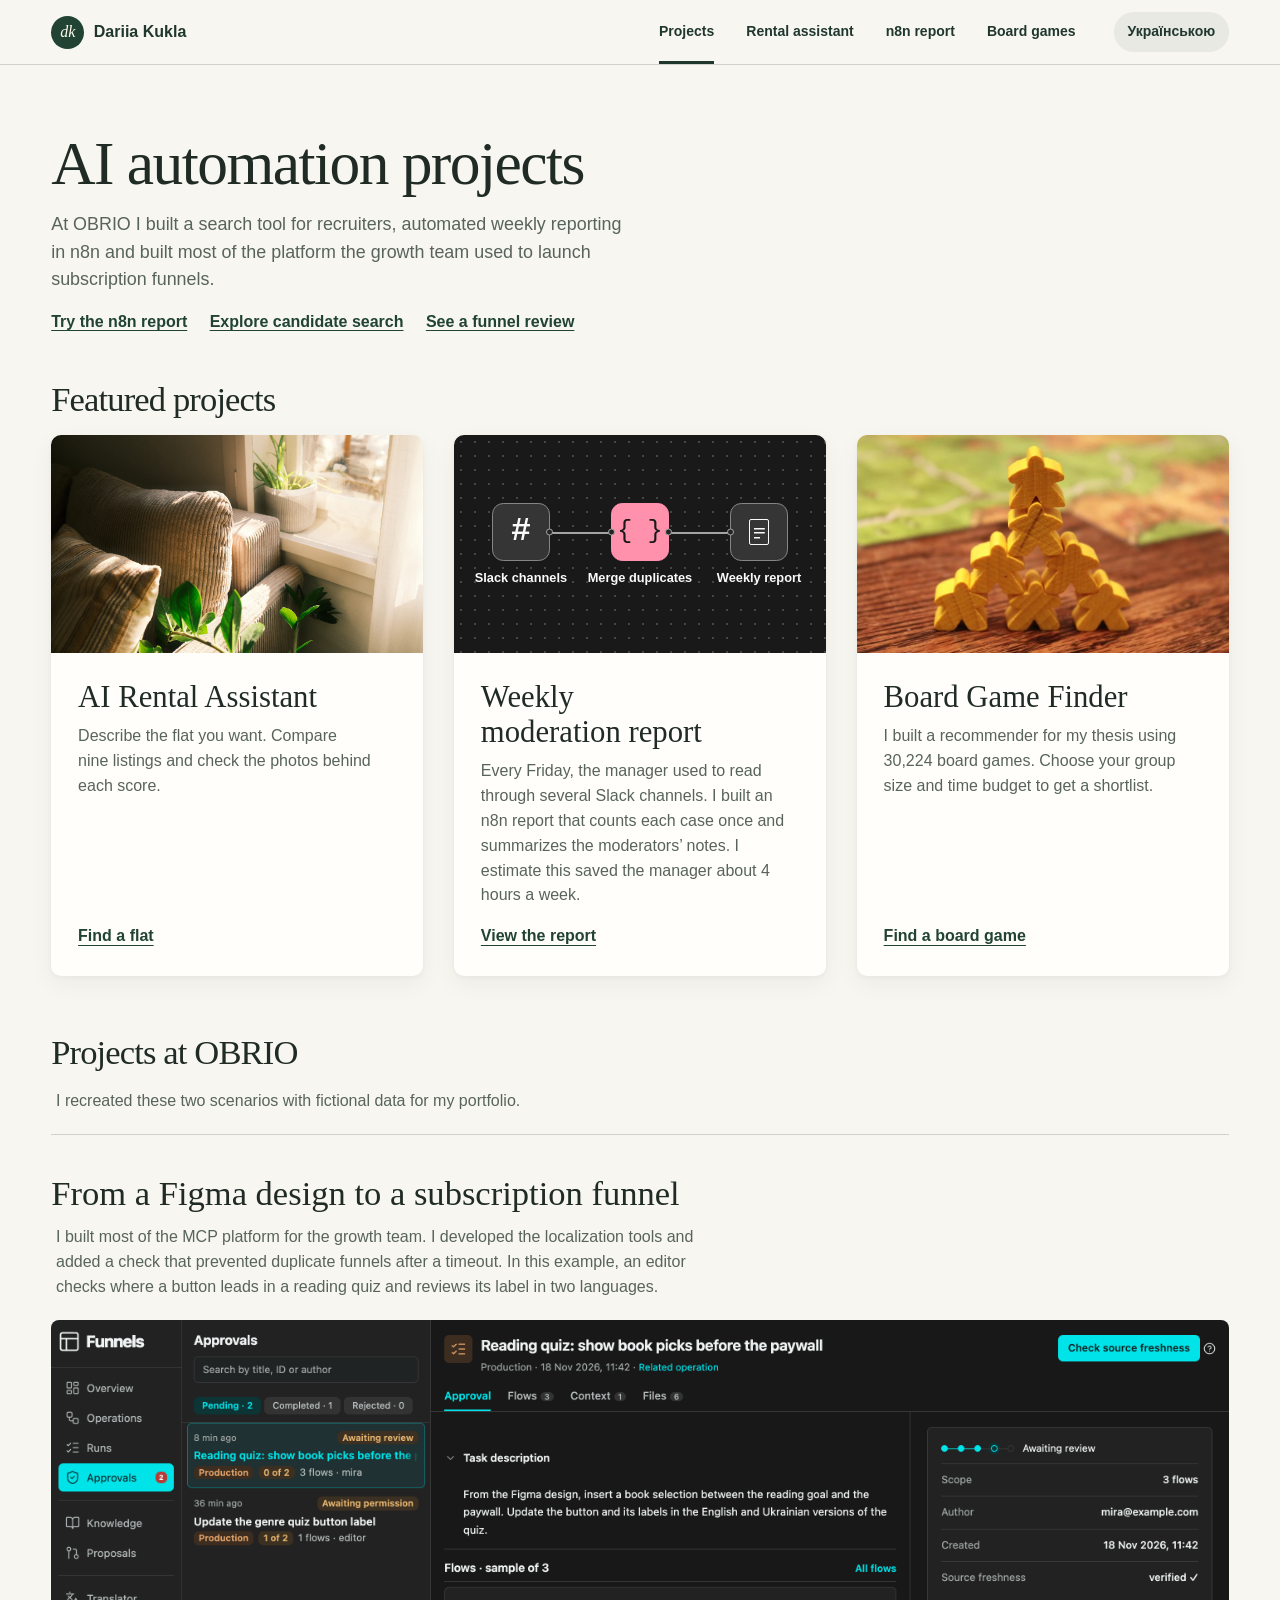
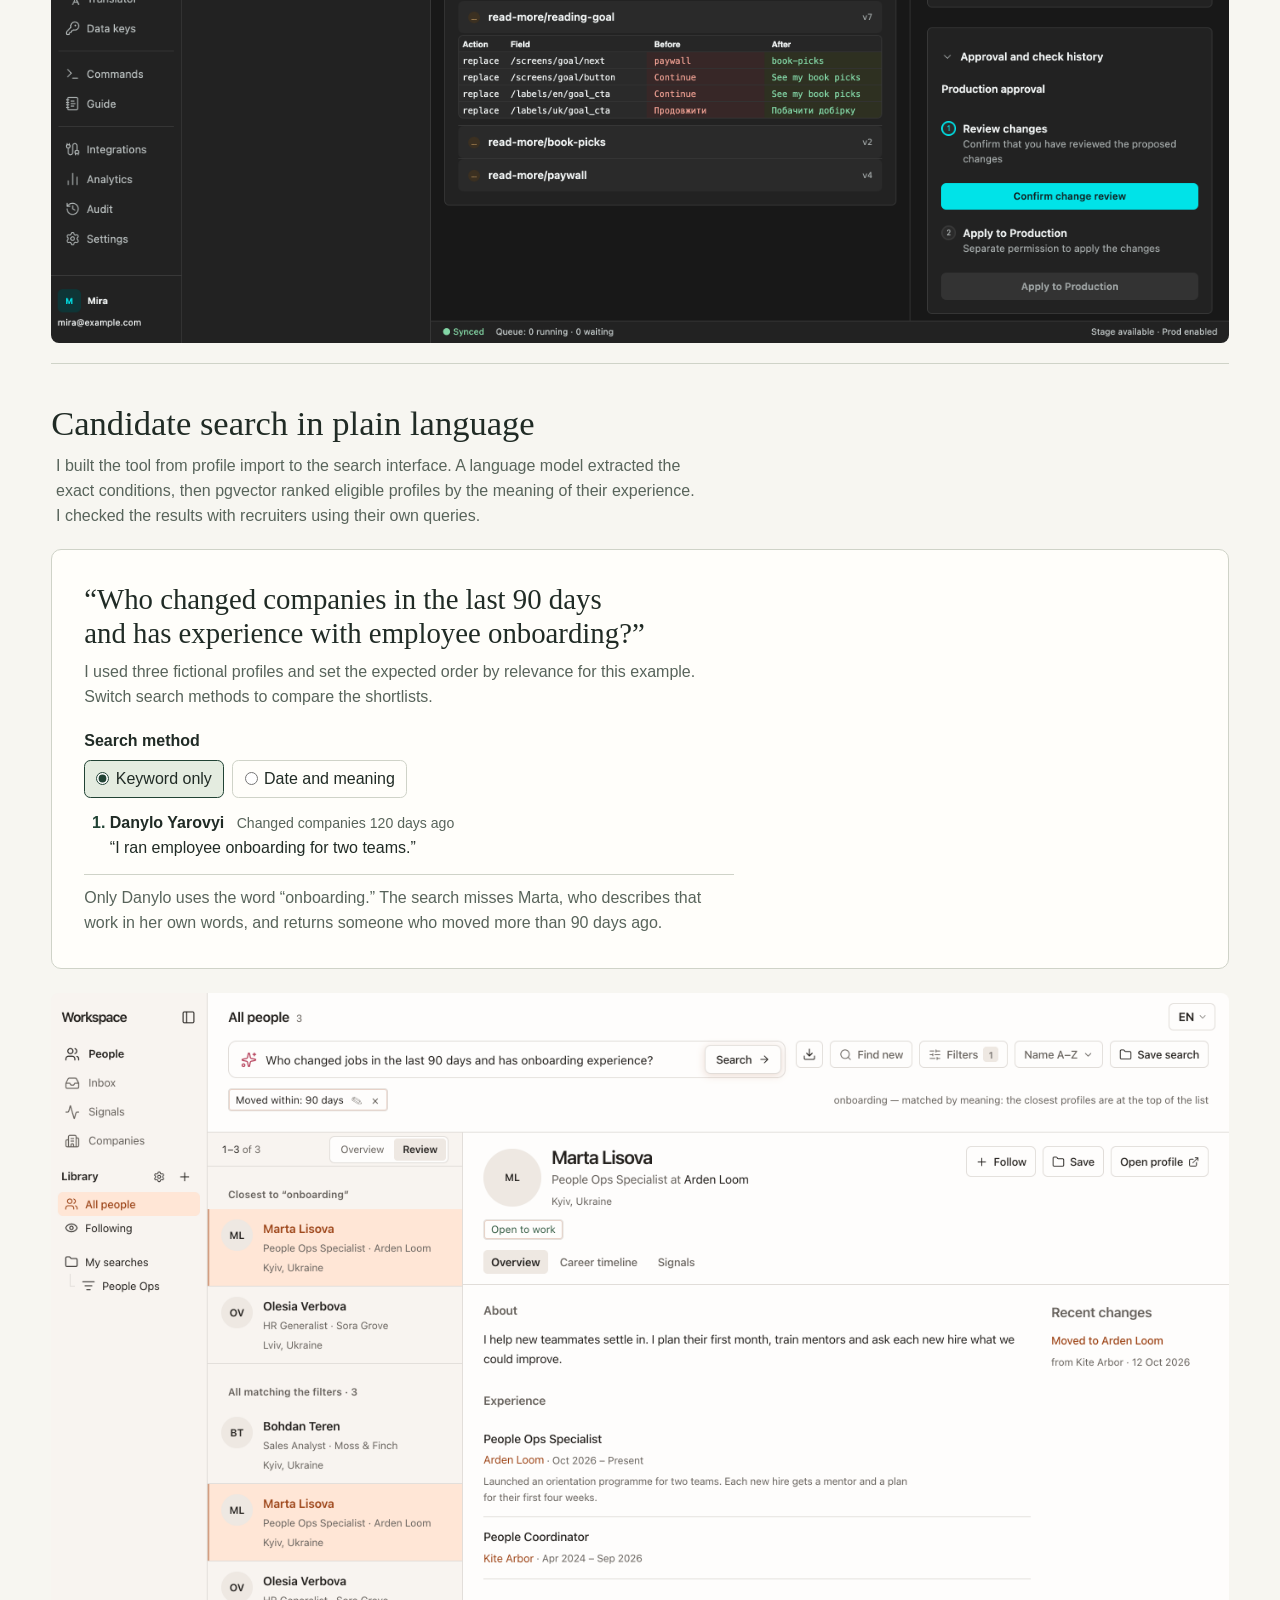
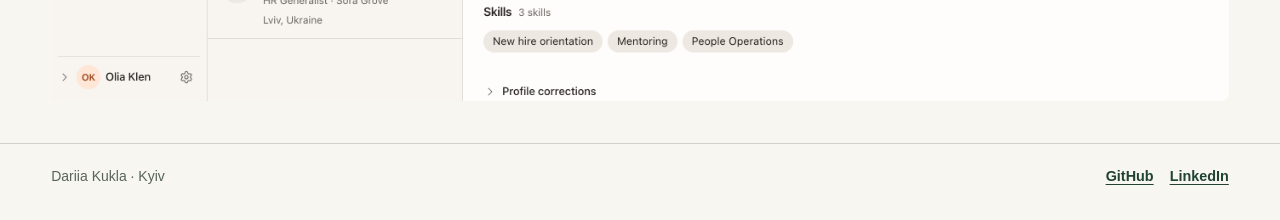
<file: index.html>
<!doctype html>
<html lang="en"><head>
  <meta charset="utf-8"><meta name="viewport" content="width=device-width,initial-scale=1">
  <title data-uk="Проєкти · Дарія Кукла">Projects · Dariia Kukla</title>
  <link rel="icon" href="favicon.ico" sizes="16x16 32x32 48x48 64x64" type="image/x-icon">
  <meta name="description" content="Explore Dariia Kukla’s AI automation projects, interactive demos and work at OBRIO." data-uk-description="Проєкти Дарії Кукли з AI-автоматизації, інтерактивні демо й робочі кейси з OBRIO.">
  <link rel="stylesheet" href="demo.css?v=soft-surfaces"><link rel="stylesheet" href="projects.css?v=search-example">
</head><body>
<a class="skip" href="#projects" data-uk="До проєктів">Skip to projects</a>
<header class="masthead"><div class="wrap">
  <a class="signature" data-site-link href="index.html"><span class="monogram" aria-hidden="true">dk</span><span data-uk="Дарія Кукла">Dariia Kukla</span></a>
  <nav aria-label="Portfolio navigation">
    <a data-site-link href="index.html" aria-current="page" data-uk="Проєкти">Projects</a>
    <a data-site-link href="rental.html" data-uk="Пошук житла">Rental assistant</a>
    <a data-site-link href="report.html" data-uk="Звіт n8n">n8n report</a>
    <a data-site-link href="boardgames.html" data-uk="Настільні ігри">Board games</a>
  </nav>
  <button id="lang" class="language" type="button" lang="uk">Українською</button>
</div></header>
<main class="wrap">
  <header class="portfolio-intro">
    <h1 data-uk="Проєкти з AI-автоматизації">AI automation projects</h1>
    <p class="intro" data-uk="В OBRIO я зібрала пошук кандидатів для рекрутерів, автоматизувала щотижневий звіт у n8n і зробила більшу частину платформи, через яку growth-команда запускала воронки підписки.">At OBRIO I built a search tool for recruiters, automated weekly reporting in n8n and built most of the platform the growth team used to launch subscription funnels.</p>
    <div class="intro-links">
      <a href="report.html#demo-title" data-site-link data-uk="Спробувати звіт у n8n">Try the n8n report</a>
      <a href="#search" data-uk="Перевірити пошук кандидатів">Explore candidate search</a>
      <a href="#funnels" data-uk="Переглянути перевірку воронки">See a funnel review</a>
    </div>
  </header>
  <section id="projects" aria-labelledby="demo-heading">
    <h2 id="demo-heading" data-uk="Основні проєкти">Featured projects</h2>
    <div class="project-grid">
      <a class="project-card" href="rental.html" data-site-link>
        <div class="card-art rental-art"><img src="assets/rental-living-room.webp" alt="" width="1280" height="850" fetchpriority="high"></div>
        <div class="card-copy"><h3 data-uk="Помічник із пошуку житла">AI Rental Assistant</h3>
          <p data-uk="Опиши квартиру, яку шукаєш. Порівняй дев’ять варіантів й перевір на фото, звідки взялася кожна оцінка.">Describe the flat you want. Compare nine listings and check the photos behind each score.</p>
          <span class="card-action" data-uk="Підібрати квартиру">Find a flat</span>
        </div>
      </a>
      <a class="project-card" href="report.html#demo-title" data-site-link>
        <div class="card-art report-art" aria-hidden="true">
          <div class="report-flow">
            <span class="flow-step"><span class="flow-node flow-channel">#</span><span data-uk="Канали Slack">Slack channels</span></span>
            <span class="flow-step"><span class="flow-node flow-code">{ }</span><span data-uk="Прибрати повтори">Merge duplicates</span></span>
            <span class="flow-step"><span class="flow-node"><span class="flow-page"></span></span><span data-uk="Звіт за тиждень">Weekly report</span></span>
          </div>
        </div>
        <div class="card-copy"><h3 data-uk="Тижневий звіт про модерацію">Weekly moderation report</h3>
          <p data-uk="Раніше менеджер щоп’ятниці перечитував кілька каналів Slack. Я зібрала в n8n звіт, який рахує випадки без повторів і підсумовує коментарі модераторів. За моєю оцінкою, це заощаджувало менеджеру близько 4 годин на тиждень.">Every Friday, the manager used to read through several Slack channels. I built an n8n report that counts each case once and summarizes the moderators’ notes. I estimate this saved the manager about 4 hours a week.</p>
          <span class="card-action" data-uk="Переглянути звіт">View the report</span>
        </div>
      </a>
      <a class="project-card" href="boardgames.html" data-site-link>
        <div class="card-art game-art"><img src="assets/game-night.webp?v=meeple-pyramid" alt="" width="1023" height="682"></div>
        <div class="card-copy"><h3 data-uk="Підбір настільної гри">Board Game Finder</h3>
          <p data-uk="Для дипломної я побудувала систему рекомендацій на 30 224 настільних іграх. Вкажи, скільки вас і скільки є часу, щоб отримати добірку.">I built a recommender for my thesis using 30,224 board games. Choose your group size and time budget to get a shortlist.</p>
          <span class="card-action" data-uk="Підібрати гру">Find a board game</span>
        </div>
      </a>
    </div>
  </section>
  <section class="casework" aria-labelledby="case-heading">
    <h2 id="case-heading" data-uk="Робочі кейси з OBRIO">Projects at OBRIO</h2>
    <p data-uk="Обидва сценарії я відтворила на вигаданих даних для портфоліо.">I recreated these two scenarios with fictional data for my portfolio.</p>
    <article id="funnels">
      <h3 data-uk="Від макета Figma до воронки підписки">From a Figma design to a subscription funnel</h3>
      <p data-uk="Я зібрала більшу частину MCP-платформи для growth-команди. Зокрема, розробила інструменти локалізації та додала перевірку після тайм-ауту, щоб повторний запит не створював дубль воронки. У цьому прикладі редакторка перевіряє, куди веде кнопка у квізі про читання і як вона підписана двома мовами.">I built most of the MCP platform for the growth team. I developed the localization tools and added a check that prevented duplicate funnels after a timeout. In this example, an editor checks where a button leads in a reading quiz and reviews its label in two languages.</p>
      <figure>
        <div class="screen-scroll" tabindex="0" role="group" aria-label="Screenshot"><img class="case-screen" src="assets/funnel-review-en.png" data-uk-src="assets/funnel-review-uk.png" alt="Reading quiz review showing the new route to book picks and the button text in two languages." data-uk-alt="Погодження квіза про читання. Видно новий перехід до добірки книжок і текст кнопки двома мовами." width="2840" height="1504" loading="lazy"></div>
        <figcaption class="pan-hint" data-uk="Проведи по зображенню, щоб роздивитися весь екран.">Swipe across the screenshot to see the full screen.</figcaption>
      </figure>
    </article>
    <article id="search">
      <h3 data-uk="Пошук кандидатів звичайною мовою">Candidate search in plain language</h3>
      <p data-uk="Я зібрала інструмент від імпорту профілів до пошукового інтерфейсу. Модель виділяла точні умови запиту, а pgvector допомагав упорядкувати відібрані профілі за змістом досвіду. Разом із рекрутерами я перевіряла результати на їхніх запитах.">I built the tool from profile import to the search interface. A language model extracted the exact conditions, then pgvector ranked eligible profiles by the meaning of their experience. I checked the results with recruiters using their own queries.</p>
      <section class="search-example" aria-labelledby="search-query">
        <h4 id="search-query" data-uk="«Хто змінив компанію за останні 90 днів і має досвід онбордингу нових працівників?»">“Who changed companies in the last 90 days and has experience with employee onboarding?”</h4>
        <p data-uk="Я взяла три вигадані профілі й заздалегідь визначила очікуваний порядок за змістом. Перемкни спосіб пошуку й порівняй, хто потрапить до добірки.">I used three fictional profiles and set the expected order by relevance for this example. Switch search methods to compare the shortlists.</p>
        <fieldset class="search-method">
          <legend data-uk="Спосіб пошуку">Search method</legend>
          <label><input type="radio" name="search-method" value="keyword" checked> <span data-uk="За словом">Keyword only</span></label>
          <label><input type="radio" name="search-method" value="meaning"> <span data-uk="Дата й зміст">Date and meaning</span></label>
        </fieldset>
        <div class="search-results" aria-live="polite" aria-atomic="true">
          <ol class="search-profiles">
            <li data-days-since-move="47" hidden>
              <strong data-uk="Марта Лісова">Marta Lisova</strong>
              <span class="move-date" data-uk="Змінила компанію 47 днів тому">Changed companies 47 days ago</span>
              <q data-uk="Склала для нових колег план на перший місяць і підібрала кожному наставника.">I planned each new hire’s first month and paired them with a mentor.</q>
            </li>
            <li data-days-since-move="18" hidden>
              <strong data-uk="Богдан Терен">Bohdan Teren</strong>
              <span class="move-date" data-uk="Змінив компанію 18 днів тому">Changed companies 18 days ago</span>
              <q data-uk="Готував щотижневі прогнози продажів і перевіряв їхню точність.">I prepared weekly sales forecasts and checked their accuracy.</q>
            </li>
            <li data-days-since-move="120">
              <strong data-uk="Данило Яровий">Danylo Yarovyi</strong>
              <span class="move-date" data-uk="Змінив компанію 120 днів тому">Changed companies 120 days ago</span>
              <q data-uk="Вів онбординг нових працівників у двох командах.">I ran employee onboarding for two teams.</q>
            </li>
          </ol>
          <p data-method-note="keyword" data-uk="Лише Данило вживає слово «онбординг». Пошук пропускає Марту, яка описала той самий досвід своїми словами, і показує людину, що змінила компанію понад 90 днів тому.">Only Danylo uses the word “onboarding.” The search misses Marta, who describes that work in her own words, and returns someone who moved more than 90 days ago.</p>
          <p data-method-note="meaning" hidden data-uk="Данило вибуває за датою. З двох профілів, що залишилися, першою йде Марта. План першого місяця й наставництво показують, як вона допомагала новачкам освоїтися. Богдан описав роботу з продажами.">The date filter removes Danylo. Of the two remaining profiles, Marta comes first. Her first-month plans and mentoring show experience helping new hires settle in. Bohdan describes sales forecasting.</p>
        </div>
      </section>
      <figure>
        <div class="screen-scroll" tabindex="0" role="group" aria-label="Screenshot"><img class="case-screen" src="assets/candidate-search-en.png" data-uk-src="assets/candidate-search-uk.png" alt="Fictional search results with a selected candidate’s onboarding experience and recent job change." data-uk-alt="Список вигаданих кандидатів. Праворуч видно досвід онбордингу та недавній перехід обраної кандидатки." width="2768" height="1664" loading="lazy"></div>
        <figcaption class="pan-hint" data-uk="Проведи по зображенню, щоб роздивитися весь екран.">Swipe across the screenshot to see the full screen.</figcaption>
      </figure>
    </article>
  </section>
</main>
<footer class="footer"><div class="wrap"><p data-uk="Дарія Кукла · Київ">Dariia Kukla · Kyiv</p><div class="profile-links"><a href="https://github.com/perebendya/ai-automation-portfolio">GitHub</a><a href="https://www.linkedin.com/in/dariia-kukla">LinkedIn</a></div></div></footer>
<script src="portfolio.js?v=3"></script>
<script>
  const searchExample = document.querySelector(".search-example");
  function showSearchResults() {
    const method = searchExample.querySelector("input:checked").value;
    const keyword = document.documentElement.lang === "uk" ? "онбординг" : "onboarding";
    for (const profile of searchExample.querySelectorAll("[data-days-since-move]")) {
      profile.hidden = method === "keyword"
        ? !profile.querySelector("q").textContent.toLowerCase().includes(keyword)
        : Number(profile.dataset.daysSinceMove) > 90;
    }
    for (const note of searchExample.querySelectorAll("[data-method-note]")) {
      note.hidden = note.dataset.methodNote !== method;
    }
  }
  searchExample.addEventListener("change", showSearchResults);
  document.addEventListener("portfolio-language", showSearchResults);
  showSearchResults();
</script>
</body></html>
</file>
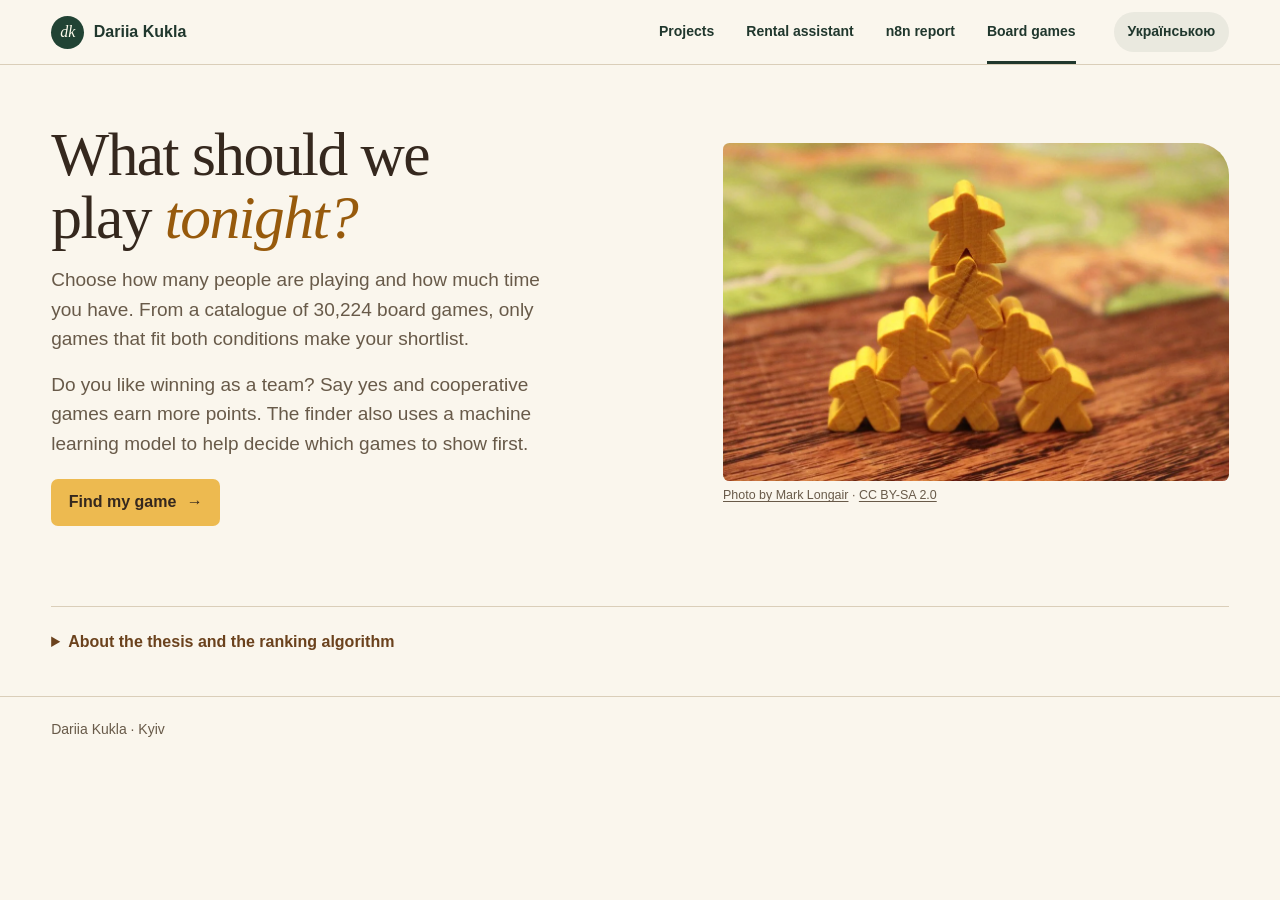
<file: boardgames.html>
<!doctype html>
<html lang="en"><head>
  <meta charset="utf-8"><meta name="viewport" content="width=device-width, initial-scale=1">
  <title data-uk="Підбір настільної гри · Дарія Кукла">Board Game Finder · Dariia Kukla</title>
  <link rel="icon" href="favicon.ico" sizes="16x16 32x32 48x48 64x64" type="image/x-icon">
  <meta name="description" content="Find a game for your table with Dariia Kukla’s adaptive board-game recommender." data-uk-description="Підбери настільну гру для своєї компанії за допомогою рекомендаційної системи Дарії Кукли.">
  <link rel="stylesheet" href="demo.css?v=soft-surfaces"><link rel="stylesheet" href="boardgames.css?v=soft-surfaces">
</head><body>
<a class="skip" href="#main-content" data-uk="До підбору гри">Skip to the finder</a>
<header class="masthead"><div class="wrap">
  <a class="signature" data-site-link href="index.html"><span class="monogram" aria-hidden="true">dk</span><span data-uk="Дарія Кукла">Dariia Kukla</span></a>
  <nav aria-label="Portfolio navigation">
    <a data-site-link href="index.html" data-uk="Проєкти">Projects</a>
    <a data-site-link href="rental.html" data-uk="Пошук житла">Rental assistant</a>
    <a data-site-link href="report.html" data-uk="Звіт n8n">n8n report</a>
    <a data-site-link href="boardgames.html" aria-current="page" data-uk="Настільні ігри">Board games</a>
  </nav>
  <button id="lang" class="language" type="button" lang="uk">Українською</button>
</div></header>
<main class="wrap" id="main-content" tabindex="-1">
  <div class="opening">
    <header class="intro">
      <h1><span data-uk="У що зіграти">What should we play</span> <em data-uk="сьогодні?">tonight?</em></h1>
      <p data-uk="Обери, скільки вас за столом і скільки маєте часу на гру. Із 30 224 настільних ігор у добірку потраплять лише ті, що підходять за обома умовами.">Choose how many people are playing and how much time you have. From a catalogue of 30,224 board games, only games that fit both conditions make your shortlist.</p>
      <p data-uk="Любите вигравати разом? Якщо відповіси «так», командні ігри отримають більше балів. Щоб вирішити, які ігри показати першими, підбір також враховує оцінку моделі машинного навчання.">Do you like winning as a team? Say yes and cooperative games earn more points. The finder also uses a machine learning model to help decide which games to show first.</p>
      <button class="primary" type="button" id="start" hidden aria-controls="finder" aria-expanded="false" data-uk="Почати підбір">Find my game</button>
    </header>
    <figure>
      <img class="game-night" src="assets/game-night.webp?v=meeple-pyramid" alt="" width="1023" height="682" fetchpriority="high">
      <figcaption class="photo-credit"><a href="https://www.flickr.com/photos/mhl20/4269041592/" title="Carcassonne Meeple Pyramid"><span data-uk="Фото Марка Лонґера">Photo by Mark Longair</span></a> · <a href="https://creativecommons.org/licenses/by-sa/2.0/" rel="license">CC BY-SA 2.0</a></figcaption>
    </figure>
  </div>
  <form id="finder" class="setup" aria-labelledby="setup-title" hidden>
    <div class="setup-copy">
      <h2 id="setup-title" tabindex="-1" data-uk="Хто грає і скільки є часу?">Who’s playing, and for how long?</h2>
      <p data-uk="Наприклад, якщо вас четверо й маєте 45 хвилин, кожна гра у списку має підходити для чотирьох і тривати до 45 хвилин за даними каталогу.">For example, if four of you have 45 minutes, every game on your list must support four players and have a listed playtime of 45 minutes or less.</p>
    </div>
    <div>
      <fieldset class="filters"><legend class="sronly" data-uk="Умови гри">Table settings</legend>
      <div><label for="players" data-uk="Кількість гравців">Players</label>
        <span class="select-shell"><select id="players">
          <option value="0" data-uk="Будь-яка">Any</option>
          <option>1</option><option>2</option><option>3</option><option selected>4</option><option>5</option><option>6</option><option>7</option><option>8</option><option>9</option><option>10</option><option>11</option><option>12</option>
          <option value="custom" data-uk="Інша кількість">Other size</option>
        </select></span>
        <div id="custom-size" hidden><label for="customPlayers" data-uk="Точна кількість">Exact size</label><input id="customPlayers" type="number" min="1" step="1" value="13"></div>
      </div>
      <div><label for="minutes" data-uk="Час на партію">Time available</label><span class="select-shell"><select id="minutes">
        <option value="0" data-uk="Будь-який">Any</option>
        <option value="15" data-uk="До 15 хв">Up to 15 min</option>
        <option value="30" data-uk="До 30 хв">Up to 30 min</option>
        <option selected value="45" data-uk="До 45 хв">Up to 45 min</option>
        <option value="60" data-uk="До 60 хв">Up to 60 min</option>
        <option value="90" data-uk="До 90 хв">Up to 90 min</option>
        <option value="120" data-uk="До 120 хв">Up to 120 min</option>
        <option value="180" data-uk="До 180 хв">Up to 180 min</option>
        <option value="240" data-uk="До 240 хв">Up to 240 min</option>
      </select></span></div>
      <details class="advanced"><summary data-uk="Додаткові умови">More filters</summary><div class="extra-fields">
      <div><label for="weight" data-uk="Макс. складність">Max. complexity</label><span class="select-shell"><select id="weight">
        <option value="0" data-uk="Будь-яка">Any</option>
        <option value="1.5">1.5 / 5</option>
        <option value="2">2.0 / 5</option>
        <option value="2.5">2.5 / 5</option>
        <option value="3">3.0 / 5</option>
        <option value="3.5">3.5 / 5</option>
        <option value="4">4.0 / 5</option>
        <option value="5">5.0 / 5</option>
      </select></span></div>
      <div><label for="rating" data-uk="Мін. рейтинг BGG">Min. BGG rating</label><input id="rating" type="number" value="0" min="0" max="10" step="0.1"></div>
        </div></details>
      </fieldset>
      <button class="go" type="submit" data-uk="Показати добірку">Show my shortlist</button>
    </div>
  </form>
  <noscript><p>Увімкни JavaScript для підбору. Enable JavaScript to find games.</p></noscript>
  <p id="status" hidden role="status"></p>
  <button id="retry" hidden type="button" data-uk="Повторити завантаження">Retry loading</button>
  <section id="selection" hidden aria-labelledby="results-title">
    <header class="selection-head"><h2 id="results-title" tabindex="-1" data-uk="Ігри для твого вечора">Games for your table</h2><p id="count" role="status"></p><a href="#setup-title" data-uk="Змінити базові умови гри">Change basic game settings</a></header>
    <div class="workspace">
      <section class="quiz-panel" id="preferences" aria-labelledby="question">
        <header id="quiz-intro">
          <h3 id="refine-title" data-uk="Що вам до смаку?">What does your group enjoy?</h3>
          <p id="refine-help" data-uk="Ці запитання змінюють порядок ігор у добірці. Можна пропустити будь-яке або одразу перейти до ігор.">These questions change the order of your shortlist. Skip any question or go straight to your games.</p>
        </header>
        <div class="question-area"><p id="step"></p><h3 id="question" tabindex="-1"></h3><p id="hint"></p></div>
        <div class="answers" id="answers">
          <button type="button" data-answer="y" data-uk="Так">Yes</button>
          <button type="button" data-answer="n" data-uk="Ні">No</button>
          <button type="button" data-answer="s" data-uk="Пропустити">Skip</button>
        </div>
        <div class="quiz-actions">
          <button type="button" id="back" hidden data-uk="Назад">Back</button>
          <button type="button" id="finish" data-uk="Завершити й переглянути ігри">Finish and see my picks</button>
          <button type="button" id="restart" hidden data-uk="Пройти ще раз">Start again</button>

        </div>
        <p id="feedback" role="status"></p>
      </section>
      <div class="results" id="list" tabindex="-1">
        <h3 class="list-title" data-uk="Добірка ігор">Your shortlist</h3>
        <button type="button" id="clear" hidden data-uk="Скинути умови гри">Clear table settings</button>
        <details class="rank-settings"><summary data-uk="Налаштування добірки">Shortlist settings</summary>
        <div class="result-controls">
          <label class="model"><input type="checkbox" id="model" aria-describedby="model-help" checked><span data-uk="Враховувати оцінку моделі">Use the model’s score</span></label>
          <label class="limit"><span data-uk="Показати">Show</span><span class="select-shell"><select id="limit"><option>5</option><option selected>10</option><option>15</option><option>20</option></select></span></label>
        </div>
        <p id="model-help" data-uk="Модель оцінює ігри за їхніми характеристиками, зокрема тривалістю партії та складністю правил. Вимкни її, і місце гри у списку залежатиме лише від рейтингу на BoardGameGeek і твоїх відповідей.">The model scores games using details such as playing time and how hard the rules are to learn. Turn it off and each game’s place on the list depends only on its BoardGameGeek ranking and your answers.</p>
        </details>
        <ol id="games"></ol>
      </div>
    </div>
  </section>
  <details class="method" id="method">
    <summary data-uk="Про дипломну та алгоритм підбору">About the thesis and the ranking algorithm</summary>
    <p data-uk="Для бакалаврської роботи із системного аналізу я побудувала систему рекомендацій на даних BoardGameGeek. Спочатку система залишає ігри, які відповідають твоїм умовам. Після кожної відповіді вона перераховує бали й обирає наступне запитання за тим, як добре воно розділяє перших 200 кандидатів.">For my bachelor’s thesis in systems analysis, I built this recommender using BoardGameGeek data. The finder filters games to fit your table, updates their scores after each answer, and picks the next question by how well it separates the leading 200 candidates.</p>
    <p data-uk="Навчена модель оцінює кожну гру за 94 характеристиками й дає 30% підсумкового бала. Решта 70% — початковий рейтинг і твої відповіді. Для навчання я використовувала синтетичні сценарії. У налаштуваннях добірки можна вимкнути модель і порівняти результат.">The gradient boosting model scores each game using 94 features and supplies 30% of the final score. The starting rank and your answers supply the other 70%. I trained the model on synthetic scenarios. Turn it off in the shortlist settings to compare the results.</p>
    <a href="https://github.com/perebendya/ai-automation-portfolio/tree/main/board-game-finder" data-uk="Код, модель і запуск на Python">Source code, model and Python app</a>
  </details>
</main>
<footer id="project-footer" class="footer">
  <div class="wrap">
    <p data-uk="Дарія Кукла · Київ">Dariia Kukla · Kyiv</p>
  </div>
</footer>
<script src="portfolio.js?v=3"></script><script type="module" src="board-game-finder/site.js?v=5"></script>
</body></html>
</file>
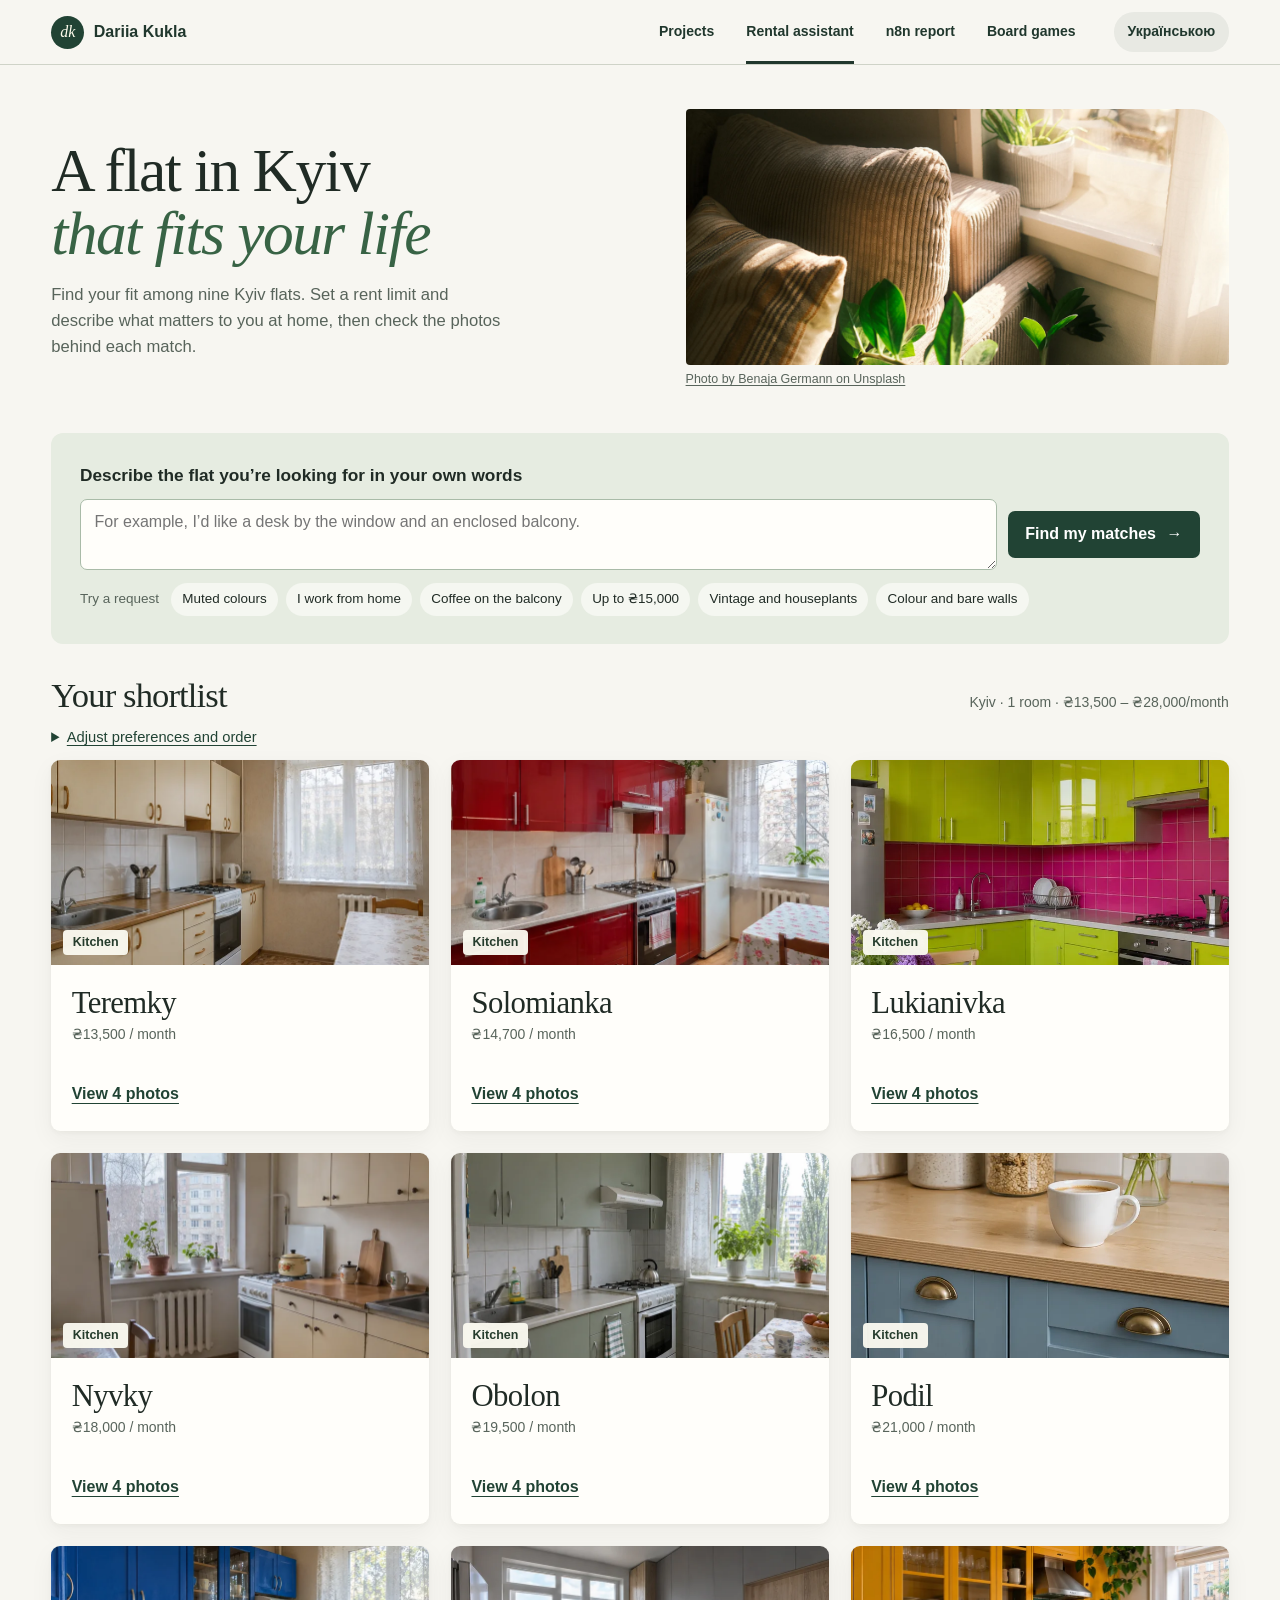
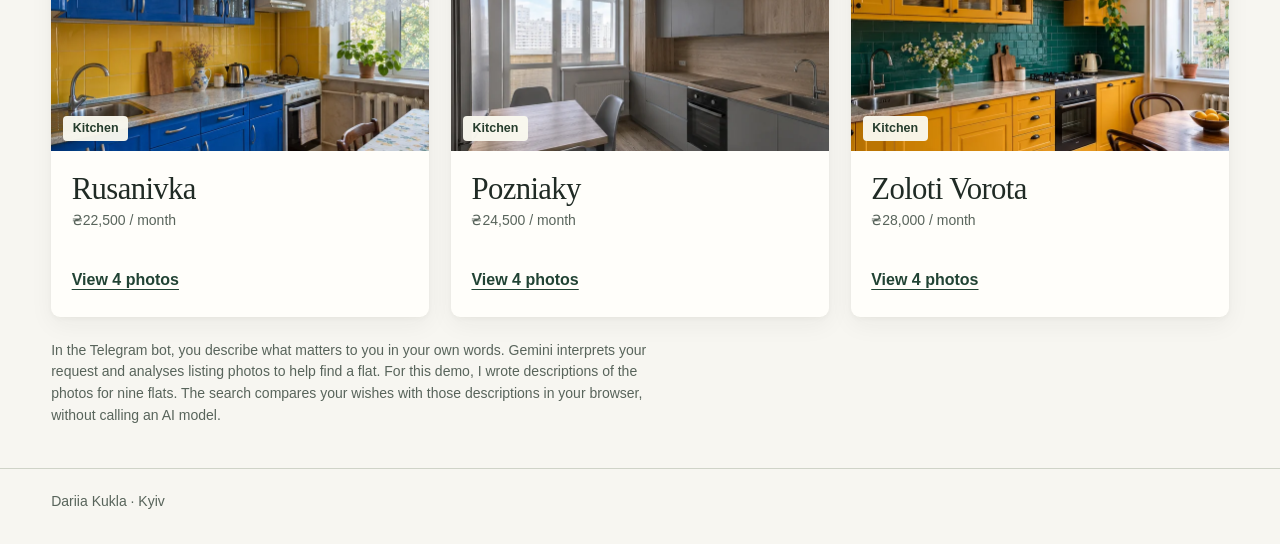
<file: rental.html>
<!doctype html>
<html lang="uk">
<head>
  <meta charset="utf-8">
  <meta name="viewport" content="width=device-width,initial-scale=1">
  <meta data-uk-description="Порівняй оренду та фото дев’яти квартир у Києві за своїми побажаннями. Інтерактивний проєкт Дарії Кукли." name="description" content="Compare the rents and photos of nine fictional Kyiv flats against your wish list. An interactive portfolio project by Dariia Kukla.">
  <title data-uk="Пошук житла · Дарія Кукла">AI Rental Assistant · Dariia Kukla</title>
  <link rel="icon" href="favicon.ico" sizes="16x16 32x32 48x48 64x64" type="image/x-icon">
  <link rel="stylesheet" href="demo.css?v=soft-surfaces">
  <link rel="stylesheet" href="rental.css?v=soft-surfaces">
</head>
<body>
<a class="skip" href="#query" id="skip"></a>
<header class="masthead"><div class="wrap">
  <a class="signature" data-site-link href="index.html"><span class="monogram" aria-hidden="true">dk</span><span data-uk="Дарія Кукла">Dariia Kukla</span></a>
  <nav aria-label="Portfolio navigation">
    <a data-site-link href="index.html" data-uk="Проєкти">Projects</a>
    <a data-site-link href="rental.html" aria-current="page" data-uk="Пошук житла">Rental assistant</a>
    <a data-site-link href="report.html" data-uk="Звіт n8n">n8n report</a>
    <a data-site-link href="boardgames.html" data-uk="Настільні ігри">Board games</a>
  </nav>
  <button id="lang" class="language" type="button" lang="uk">Українською</button>
</div></header>
<main class="wrap">
  <section class="hero" aria-labelledby="hero-title">
    <div><h1 id="hero-title"><span id="title1"></span><br><em id="title2"></em></h1><p class="intro" id="intro"></p></div>
    <figure class="hero-image" id="cover">
      <img src="assets/rental-living-room.webp" alt="" width="1280" height="850" fetchpriority="high">
      <figcaption><a href="https://unsplash.com/photos/cozy-corner-with-a-couch-plant-and-window-light-p13oecCIUUk" data-uk="Фото Benaja Germann на Unsplash">Photo by Benaja Germann on Unsplash</a></figcaption>
    </figure>
  </section>
  <section class="controls" aria-labelledby="question"><form id="query">
    <label for="request" id="question"></label><div class="query-row"><textarea rows="2" maxlength="700" id="request" required></textarea><button class="primary" id="submit" type="submit"></button></div>
  </form><div class="samples"><small id="exampleLabel"></small><div id="examples" class="chips"></div></div></section>
  <section aria-labelledby="results"><div class="linehead"><h2 id="results" tabindex="-1"></h2><span id="filter"></span></div>
    <p id="understood"></p><p id="unmatched"></p><p id="coverage"></p>
    <details class="refine" id="refine">
      <summary id="refine-title"></summary>
      <form id="refine-form">
        <div class="refine-fields">
          <label><span id="min-label"></span><input id="min-rent" type="number" min="0" step="1" inputmode="numeric"></label>
          <label><span id="max-label"></span><input id="max-rent" type="number" min="0" step="1" inputmode="numeric"></label>
          <label><span id="sort-label"></span><select id="rent-sort"></select></label>
          <label><span id="add-label"></span><select id="add-criterion"></select></label>
        </div>
        <div id="active-criteria" class="active-criteria"></div>
        <button type="submit" class="chip" id="refine-apply"></button>
      </form>
    </details>
    <div id="spelling" class="chips" hidden></div><div id="related" class="chips" hidden></div><p id="legend"></p><div id="status" class="sronly" role="status"></div><div class="grid" id="grid"></div>
    <p class="rental-note" id="note"></p>
  </section>
</main>
<footer id="project-footer" class="footer">
  <div class="wrap">
    <p data-uk="Дарія Кукла · Київ">Dariia Kukla · Kyiv</p>
  </div>
</footer>
<dialog id="detail" aria-labelledby="dtitle">
  <div class="dhead"><h2 id="dtitle"></h2><button class="close" id="close" type="button" autofocus></button></div>
  <div class="gallery"><div class="stage"><div id="large"></div><button type="button" id="prev" class="arrow back">‹</button><button type="button" id="next" class="arrow forward">›</button></div>
    <div class="gallerycopy"><strong id="caption" aria-live="polite"></strong><p id="finding"></p><p id="photo-origin"></p></div><div id="thumbs"></div>
  </div>
</dialog>

<script src="portfolio.js"></script>
<script src="rental-catalogue.js?v=rentplan4"></script>
<script src="rental-search.js?v=rooms6"></script>
<script>
function formatRent(amount){
  const formatted=amount.toLocaleString(lang ? "en-US" : "uk-UA");
  return lang ? "₴"+formatted : formatted+" грн";
}
function budgetLabel(budget){
  const {lower,upper}=budget;
  const parts=[];
  if(lower) parts.push((lower.exclusive?text("Понад ","Over "):text("Від ","From "))+formatRent(lower.amount));
  if(upper) parts.push((upper.exclusive?text("Менше ніж ","Under "):text("До ","Up to "))+formatRent(upper.amount));
  return parts.join(" · ");
}

let lang = Number(document.documentElement.lang === "en");
const $ = id => document.getElementById(id);
const t = pair => pair[lang];
const text = (uk,english) => t(en(uk,english));
function element(tag,cls,content){
  const node=document.createElement(tag);
  if(cls) node.className=cls;
  if(content!==undefined) node.textContent=content;
  return node;
}
let lastExample=null;
let applied="";
let parsed=parseRequest(applied);
let gallery=null;
function photoName(flat,i){return t(flat.photos[i])}
function picture(flat,i){
 const img=element("img"); img.src=`assets/rental/${flat.id}-${i+1}.webp`; img.alt=photoName(flat,i)+" · "+t(flat.name);
 return img;
}
function observation(flat,i){
 return photoDetails[flat.id][i].map(t).join(". ")+ ".";
}
function showPhoto(index){
 const flat=gallery.flat, n=flat.photos.length;
 gallery.index=(index+n)%n;
 const i=gallery.index;
 $("large").replaceChildren(picture(flat,i));
 $("caption").textContent=photoName(flat,i)+" · "+(i+1)+"/"+n;
 $("finding").textContent=observation(flat,i);
 [...$("thumbs").children].forEach((button,j)=>button.setAttribute("aria-pressed",String(i===j)));
}
function openDetail(flat,index,trigger){
 gallery={flat,index,trigger};$("dtitle").textContent=t(flat.name);
 $("thumbs").replaceChildren();
 flat.photos.forEach((_,i)=>{
   const button=element("button","thumb");button.type="button";
   button.setAttribute("aria-label",photoName(flat,i));button.append(picture(flat,i));
   button.onclick=()=>showPhoto(i);$("thumbs").append(button);
 });
 showPhoto(index);$("detail").showModal();$("close").focus();
}
function criterionLabel(c){
  if(c.type==="any") return c.options.map(criterionLabel).join(text(" або "," or "));
  if(c.type==="trait") return t(c.dir>0 ? traits[c.key] : opposites[c.key]);
  const label=c.type==="place" ? t(c.label) : c.label;
  return (c.dir<0 ? text("Без: ","Without: ") : "")+label;
}
function drawResults(){
 const {criteria,budget,anyRent,ignored}=parsed;
 const conditions=criteria.map(criterionLabel);
 if(budget) conditions.unshift(budgetLabel(budget));
 const searched=Boolean(applied || conditions.length || parsed.sort!=="match");
 const unrecognized=searched && !conditions.length && parsed.sort==="match" && (ignored.length>0 || (!anyRent && !parsed.manuallyAdjusted));
 const interpreted=anyRent ? [...conditions,text("Без обмеження за ціною","No rent limit")] : [...conditions];
 if(parsed.sort!=="match") interpreted.push(t(sortLabels[parsed.sort]));
 $("understood").textContent=interpreted.length ? text("Враховано: ","Using: ")+interpreted.join(" · ") : "";
 const unsupported=[...ignored,...criteria.filter(c=>c.approximate).map(c=>c.label)];
 $("unmatched").textContent=unsupported.length ? text("Немає повного підтвердження: ","No full evidence for: ")+unsupported.map(s=>"«"+s+"»").join(", ") : "";
 $("legend").hidden=!conditions.length;
 const order=rankRentals(parsed);
 const spelling=$("spelling");
 const correction=unsupported.length && !parsed.manuallyAdjusted ? spellingSuggestion(applied) : null;
 spelling.replaceChildren();spelling.hidden=!correction;
 if(correction){
   const button=element("button","chip",correction);button.type="button";
   button.onclick=()=>{$("request").value=correction;applyQuery(correction);$("results").focus()};
   spelling.append(element("span","",text("Можливо, йдеться про","Did you mean")),button);
 }
 const related=$("related");
 related.replaceChildren();
 related.hidden=conditions.length>0 || !parsed.suggestions.length;
 if(!related.hidden){
   related.append(element("span","",text("Можу пошукати окремо:","Search these details separately:")));
   for(const word of parsed.suggestions){
     const button=element("button","chip",word);
     button.type="button";
     button.onclick=()=>{$("request").value=word;applyQuery(word);$("results").focus()};
     related.append(button);
   }
 }
 const grid=$("grid");
 grid.replaceChildren();
 let summary="";
 if(unrecognized){
   summary=text("Не вдалося перевірити жодну умову. Спробуй описати предмет, колір або деталь інтер’єру.","None of these wishes could be checked. Try an item, a colour or an interior detail.");
 }else if(!order.length){
   summary=text("У цьому бюджеті квартир немає. ","No flats within this budget. ")+
     (budget.maxRent<Math.min(...flats.map(f=>f.rent)) ? text("Найнижча оренда — ","The lowest rent is ")+formatRent(Math.min(...flats.map(f=>f.rent)))+"." : text("Зміни межі оренди в уточненнях.","Adjust the rent range below."));
 }else if(searched){
   const best=Math.max(...order.map(row=>row.matches));
   const hasPartial=order.some(row=>row.evidence.some(f=>f.value===0.5));
   if(hasPartial && best<conditions.length){
     summary=criteria.some(c=>c.abundance)
       ? text("На фото видно збіг. Оцінити кількість у всій квартирі за цими знімками складно.","The photos show the requested detail. They do not establish how much of it is in the whole flat.")
       : text("Знайдено часткові збіги. Натисни на опис у картці, щоб побачити, яку саме деталь підтверджує фото.","Partial matches found. Select a description on a card to see the detail the photo confirms.");
     if(conditions.length+ignored.length>1){
       summary+=" "+text("Повністю підтверджено: ","Fully confirmed: ")+best+text(" з "," of ")+(conditions.length+ignored.length)+".";
     }
   }else if(ignored.length || best<conditions.length){
     summary=text("Повного збігу немає. Найкращий результат — ","No complete match. The closest flat meets ")+best+text(" з "," of ")+(conditions.length+ignored.length)+text(" умов"," preferences")+".";
   }else if(parsed.sort!=="match"){
     const full=order.filter(row=>row.matches===conditions.length);
     const leader=full[0].flat;
     const prefix=parsed.sort==="asc" ? text("Найнижча оренда","Lowest rent") : text("Найвища оренда","Highest rent");
     summary=prefix+(criteria.length ? text(" серед повних збігів"," among full matches") : "")+" — "+formatRent(leader.rent)+text("/міс. · ","/month · ")+t(leader.name)+".";
   }
 }
 $("coverage").textContent=summary;
 $("status").textContent=[$("understood").textContent,$("unmatched").textContent,summary].filter(Boolean).join(". ");
 if(unrecognized) return;
 for(const {flat,points,evidence} of order){
   const cover=evidence.find((f,i)=>f.value===1 && criteria[i].type==="detail")
     || evidence.find(f=>f.value>0 && f.photo!=null) || evidence.find(f=>f.value<0 && f.photo!=null);
   const ix=cover?.photo ?? 0;
   const card=element("article","card"),shot=element("button","shot");
   shot.type="button";shot.setAttribute("aria-label",text("Відкрити фото · ","Open photos · ")+t(flat.name));
   shot.onclick=()=>openDetail(flat,ix,shot);
   shot.append(picture(flat,ix),element("span","photo-label",photoName(flat,ix)));
   const body=element("div","cardbody"),head=element("div","cardhead");head.append(element("h3","",t(flat.name)));
   if(conditions.length){
     const score=element("span","points",(points>0?"+":"")+points.toLocaleString(lang?"en":"uk"));
     score.dataset.sign=points>0?"plus":points<0?"minus":"zero";head.append(score);
   }
   const list=element("ul","signals");
   if(budget){
     const saving=budget.upper ? budget.upper.amount-flat.rent : 0;
     const message=budget.lower ? budgetLabel(budget) : saving ? formatRent(saving)+text(" до ліміту"," below budget") : text("Рівно в межах бюджету","Exactly on budget");
     list.append(signalRow(flat,1,message,null));
   }
   for(const f of evidence) list.append(signalRow(flat,f.value,t(f.label),f.photo));
   const inspect=element("button","inspect",text(`Переглянути ${flat.photos.length} фото`,`View ${flat.photos.length} photos`));
   inspect.onclick=()=>openDetail(flat,ix,inspect);
   body.append(head,element("div","meta",formatRent(flat.rent)+text(" / місяць"," / month")),list,inspect);
   card.append(shot,body);grid.append(card);
 }
}
function signalRow(flat,value,label,photo){
 const li=element("li");
 const icon=element("span","ico "+(value<0?"bad":value===0?"unknown":""),value===0?"?":value===0.5?"≈":value>0?"✓":"×");
 icon.setAttribute("aria-label",value===0?text("Невідомо","Unknown"):value===0.5?text("Частковий збіг","Partial match"):value>0?text("Збіг","Match"):text("Суперечність","Conflict"));
 li.append(icon);
 if(photo!=null && value!==0){
   const proof=element("button","evidence-link",label);
   proof.type="button";proof.onclick=()=>openDetail(flat,photo,proof);
   proof.setAttribute("aria-label",label+text(" · відкрити фото"," · open photo"));
   li.append(proof);
 }else li.append(element("span","",label));
 return li;
}
function applyQuery(query,example=null){
 $("request").setCustomValidity("");
 lastExample=example;applied=query.trim();parsed=parseRequest(applied);drawResults();syncRefinements();
 markExample();
}
function focusShortlist(){
 if (matchMedia("(max-width:760px)").matches) $("results").focus();
}
function markExample(){
 [...$("examples").children].forEach((button,i)=>button.setAttribute("aria-pressed",String(i===lastExample)));
}
const sortLabels={
  match:en("За збігом із запитом","Best match"),
  asc:en("Спочатку дешевші серед збігів","Cheapest matching flats first"),
  desc:en("Спочатку дорожчі серед збігів","Priciest matching flats first")
};
const detailChoices=[
  en("Рожева плитка","Pink tiles"),en("Картини на стіні","Wall art"),en("Вінтажний диван","Vintage sofa"),
  en("Стіл біля вікна","Desk by the window"),en("Засклений балкон","Enclosed balcony"),
  en("Вид на воду","Water view"),en("Рослини","Plants"),en("Білий холодильник","White fridge")
];
function syncRefinements(){
  $("min-rent").value=parsed.budget?.lower ? parsed.budget.minRent : "";
  $("max-rent").value=parsed.budget?.upper ? parsed.budget.maxRent : "";
  $("max-rent").setCustomValidity("");
  $("rent-sort").replaceChildren(...Object.entries(sortLabels).map(([value,pair])=>new Option(t(pair),value)));
  $("rent-sort").value=parsed.sort;
  const add=$("add-criterion");
  add.replaceChildren(new Option(text("Обери за потреби","Choose if needed"),""));
  const addGroup=(groupLabel,options)=>{
    const group=element("optgroup");group.label=groupLabel;
    for(const [key,label] of options) group.append(new Option(label,key));
    add.append(group);
  };
  const photoOptions=traits.flatMap((pair,i)=>[
    ["trait/"+i+"/1",t(pair)],["trait/"+i+"/-1",t(opposites[i])]
  ]);
  addGroup(text("Деталі на фото","Photo details"),photoOptions);
  addGroup(text("Предмети та деталі інтер’єру","Interior details"),detailChoices.map((label,i)=>["detail/"+i,t(label)]));
  addGroup(text("Район","Neighbourhood"),flats.map(f=>["place/"+f.id,t(f.name)]));
  const current=$("active-criteria");
  current.replaceChildren();
  for(const [i,label] of [...parsed.criteria.map(criterionLabel),...parsed.ignored].entries()){
    const check=element("input");check.type="checkbox";check.value=String(i);check.checked=true;
    const row=element("label");row.append(check,document.createTextNode(label));current.append(row);
  }
}
$("refine-form").onsubmit=event=>{
  event.preventDefault();
  const minText=$("min-rent").value,maxText=$("max-rent").value;
  const min=Number(minText),max=maxText==="" ? Infinity : Number(maxText);
  if(min>max){
    $("max-rent").setCustomValidity(text("Максимум має бути не меншим за мінімум.","Maximum rent must be at least the minimum."));
    $("max-rent").reportValidity();return;
  }
  const oldMin=parsed.budget?.lower ? String(parsed.budget.minRent) : "";
  const oldMax=parsed.budget?.upper ? String(parsed.budget.maxRent) : "";
  if(minText!==oldMin || maxText!==oldMax){
    parsed.budget=minText || maxText ? {minRent:min,maxRent:max,
      lower:minText ? {amount:min,exclusive:false} : null,upper:maxText ? {amount:max,exclusive:false} : null} : null;
    parsed.anyRent=!parsed.budget;
  }
  parsed.manuallyAdjusted=true;
  parsed.sort=$("rent-sort").value;
  const checks=[...$("active-criteria").querySelectorAll("input")];
  const offset=parsed.criteria.length;
  parsed.criteria=parsed.criteria.filter((_,i)=>checks[i].checked);
  parsed.ignored=parsed.ignored.filter((_,i)=>checks[offset+i].checked);
  if(!parsed.ignored.length) parsed.suggestions=[];
  if($("add-criterion").value){
    const [kind,key,dir]=$("add-criterion").value.split("/");
    if(kind==="detail"){
      const [choice]=parseRequest(t(detailChoices[Number(key)])).criteria;
      if(choice && !parsed.criteria.some(c=>c.type===choice.type && criterionLabel(c)===criterionLabel(choice))) parsed.criteria.push(choice);
    }else if(kind==="place"){
      if(!parsed.criteria.some(c=>c.type==="place" && c.id===key && c.dir===1))
        parsed.criteria.push({type:"place",id:key,dir:1,label:flats.find(f=>f.id===key).name});
    }else if(!parsed.criteria.some(c=>c.type==="trait" && c.key===Number(key) && c.dir===Number(dir))){
      parsed.criteria.push({type:"trait",key:Number(key),dir:Number(dir)});
    }
  }
  lastExample=null;markExample();drawResults();syncRefinements();
  $("refine").open=false;$("results").focus();
};
for(const id of ["min-rent","max-rent"]) $(id).oninput=()=>$("max-rent").setCustomValidity("");

function translate(){
 const copy={
  title1:en("Квартира в Києві","A flat in Kyiv"),title2:en("під твій запит","that fits your life"),
  "refine-title":en("Уточнити умови й порядок","Adjust preferences and order"),
  "min-label":en("Оренда від, грн","Min rent, UAH"),"max-label":en("Оренда до, грн","Max rent, UAH"),
  "sort-label":en("Порядок у добірці","Shortlist order"),"add-label":en("Додати побажання","Add a preference"),
  "refine-apply":en("Оновити добірку","Update shortlist"),
  skip:en("До пошуку","Skip to search"),
  intro:en("Серед дев’яти квартир знайди ту, де тобі буде зручно. Вкажи бюджет і що для тебе важливо вдома, а потім перевір збіги на фото.","Find your fit among nine Kyiv flats. Set a rent limit and describe what matters to you at home, then check the photos behind each match."),
  question:en("Опиши своїми словами, яку квартиру шукаєш","Describe the flat you’re looking for in your own words"),
  submit:en("Підібрати квартири","Find my matches"),exampleLabel:en("Спробуй запит","Try a request"),
  results:en("Твоя добірка","Your shortlist"),filter:en("Київ · 1 кімната","Kyiv · 1 room"),
  legend:en("Збіг +1 · Частковий збіг +½ · Суперечність −1 · Не видно на фото 0","Match +1 · Partial match +½ · Conflict −1 · Not visible 0"),
  note:en("У Telegram-боті ти своїми словами описуєш, що для тебе важливо. Gemini розбирає твій запит і аналізує фото оголошень для підбору квартир. Для цієї демки я заздалегідь описала фото дев’яти квартир. Пошук порівнює твої побажання з цими описами прямо у браузері, без підключення до ШІ-моделі.","In the Telegram bot, you describe what matters to you in your own words. Gemini interprets your request and analyses listing photos to help find a flat. For this demo, I wrote descriptions of the photos for nine flats. The search compares your wishes with those descriptions in your browser, without calling an AI model."),
  "photo-origin":en("Фото згенеровано для демо, щоб показати різні інтер’єри без публікації чужих знімків з оголошень.","I generated these interiors for the demo so I could show a range of flats without republishing anyone’s listing photos."),
  close:en("Закрити","Close")};
 for(const [id,label] of Object.entries(copy))$(id).textContent=t(label);
 const rents=flats.map(flat=>flat.rent);
 $("filter").textContent+=" · "+formatRent(Math.min(...rents))+" – "+formatRent(Math.max(...rents))+text("/міс.","/month");
 $("request").placeholder=text("Наприклад, хочу письмовий стіл біля вікна і засклений балкон.","For example, I’d like a desk by the window and an enclosed balcony.");$("examples").replaceChildren();
 examples.forEach(({label,query},i)=>{
   const button=element("button","chip",t(label));button.type="button";
   button.onclick=()=>{
     $("request").value=t(query);applyQuery($("request").value,i);focusShortlist();
   };
   $("examples").append(button);
 });
 $("prev").setAttribute("aria-label",text("Попереднє фото","Previous photo"));$("next").setAttribute("aria-label",text("Наступне фото","Next photo"));
 markExample();drawResults();syncRefinements();
}
$("request").value=applied;
$("query").onsubmit=e=>{
 e.preventDefault();
 const field=$("request");
 if(!field.value.trim()){
   field.setCustomValidity(text("Опиши, що шукаєш у квартирі.","Describe what you want in a flat."));
   field.reportValidity();
   return;
 }
 applyQuery(field.value);focusShortlist();
};
$("request").oninput=()=>$("request").setCustomValidity("");
$("request").onkeydown=e=>{if(e.key==="Enter"&&!e.shiftKey&&!e.isComposing){e.preventDefault();$("query").requestSubmit()}};
document.addEventListener("portfolio-language",()=>{
 const wasPreset=lastExample!==null && $("request").value===t(examples[lastExample].query);
 lang=Number(document.documentElement.lang === "en");
 if(wasPreset){$("request").value=t(examples[lastExample].query);applyQuery($("request").value,lastExample)}
 translate();
});
$("close").onclick=()=>$("detail").close();
$("detail").onclose=()=>{gallery?.trigger.focus({preventScroll:true});gallery=null;};
$("detail").onclick=e=>{
 if(e.target!==$("detail"))return;
 const box=$("detail").getBoundingClientRect();
 if(e.clientX<box.left || e.clientX>box.right || e.clientY<box.top || e.clientY>box.bottom)$("detail").close();
};
$("prev").onclick=()=>showPhoto(gallery.index-1);$("next").onclick=()=>showPhoto(gallery.index+1);
$("detail").onkeydown=e=>{
 if(e.key==="Tab"){
   const buttons=[...$("detail").querySelectorAll("button")];
   const current=buttons.indexOf(document.activeElement);
   e.preventDefault();
   buttons[(current+(e.shiftKey?-1:1)+buttons.length)%buttons.length].focus();
 }else if(["ArrowLeft","ArrowRight"].includes(e.key)){
   e.preventDefault();showPhoto(gallery.index+(e.key==="ArrowRight"?1:-1));
 }
};
translate();

</script></body></html>
</file>
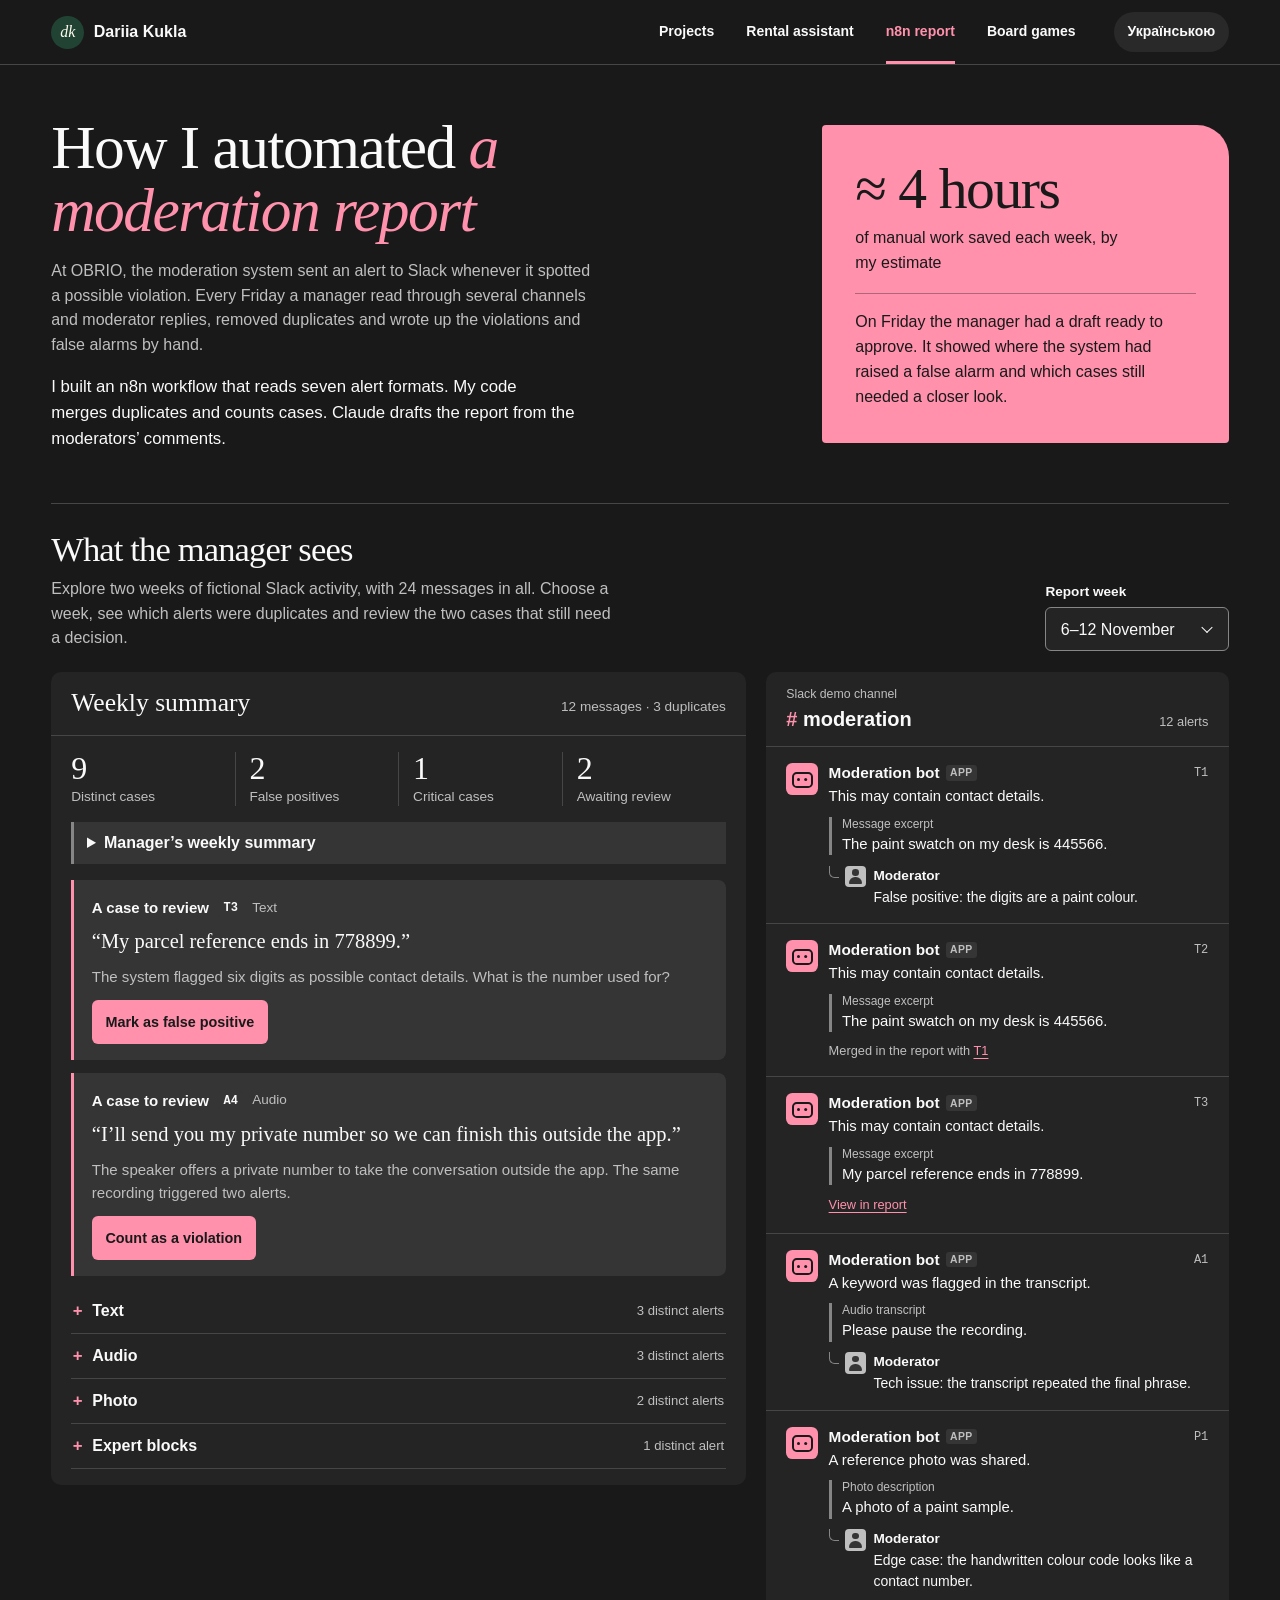
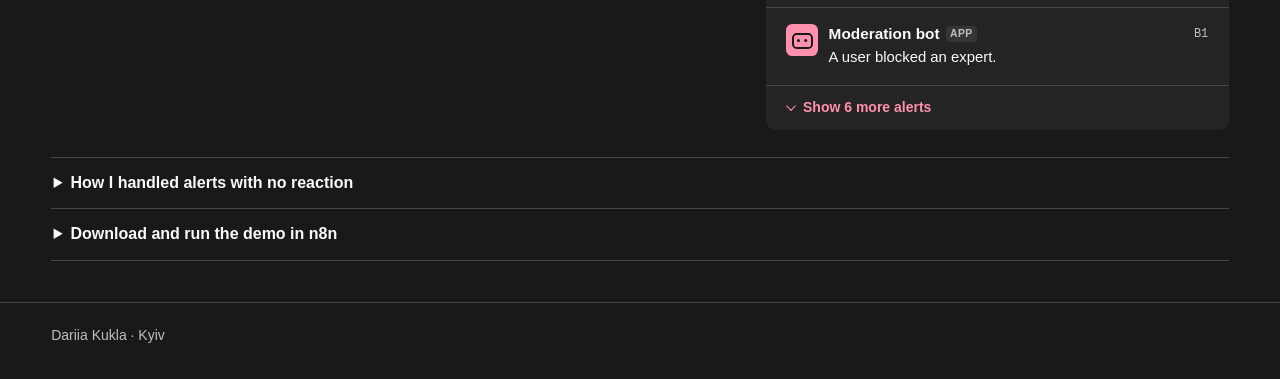
<file: report.html>
<!doctype html>
<html lang="en"><head>
  <meta charset="utf-8"><meta name="viewport" content="width=device-width,initial-scale=1">
  <meta name="description" content="How I automated a manager’s weekly moderation report in n8n. Review a fictional Slack alert and see how your decision changes the report." data-uk-description="Як я автоматизувала щотижневий звіт про модерацію в n8n. Перевір вигадане сповіщення зі Slack і подивись, як твоє рішення вплине на звіт.">
  <title data-uk="Щотижневий звіт про модерацію · Дарія Кукла">Weekly moderation report · Dariia Kukla</title>
  <link rel="icon" href="favicon.ico" sizes="16x16 32x32 48x48 64x64" type="image/x-icon">
  <link rel="stylesheet" href="demo.css?v=soft-surfaces"><link rel="stylesheet" href="report.css?v=soft-surfaces">
</head><body>
<a class="skip" href="#week" data-uk="До вибору періоду">Skip to report controls</a>
<header class="masthead"><div class="wrap">
  <a class="signature" data-site-link href="index.html"><span class="monogram" aria-hidden="true">dk</span><span data-uk="Дарія Кукла">Dariia Kukla</span></a>
  <nav aria-label="Portfolio navigation">
    <a data-site-link href="index.html" data-uk="Проєкти">Projects</a>
    <a data-site-link href="rental.html" data-uk="Пошук житла">Rental assistant</a>
    <a data-site-link href="report.html" aria-current="page" data-uk="Звіт n8n">n8n report</a>
    <a data-site-link href="boardgames.html" data-uk="Настільні ігри">Board games</a>
  </nav>
  <button id="lang" class="language" type="button" lang="uk">Українською</button>
</div></header>
<main class="wrap">
  <section class="hero" aria-labelledby="title">
    <div>
      <h1 id="title"><span data-uk="Як я автоматизувала">How I automated</span> <em data-uk="звіт про модерацію">a moderation report</em></h1>
      <p class="intro" data-uk="В OBRIO система модерації надсилала в Slack сповіщення про можливі порушення. Щоп’ятниці менеджер перечитував кілька каналів і відповіді модераторів, прибирав повтори й вручну писав звіт про порушення та помилки системи.">At OBRIO, the moderation system sent an alert to Slack whenever it spotted a possible violation. Every Friday a manager read through several channels and moderator replies, removed duplicates and wrote up the violations and false alarms by hand.</p>
      <p class="solution" data-uk="Я зібрала в n8n процес, який розбирає сім форматів сповіщень. Мій код об’єднує повтори й рахує випадки, а Claude готує текст за коментарями модераторів.">I built an n8n workflow that reads seven alert formats. My code merges duplicates and counts cases. Claude drafts the report from the moderators’ comments.</p>
    </div>
    <aside class="impact" aria-labelledby="saving">
      <h2 id="saving" data-uk="≈ 4 години">≈ 4 hours</h2>
      <p class="saving-unit" data-uk="заощаджував менеджер щотижня, за моєю оцінкою.">of manual work saved each week, by my estimate</p>
      <p class="outcome" data-uk="У п’ятницю менеджер уже мав чернетку на погодження. У ній було видно, де система помилилася і які випадки ще варто перевірити.">On Friday the manager had a draft ready to approve. It showed where the system had raised a false alarm and which cases still needed a closer look.</p>
    </aside>
  </section>
  <section class="demo" aria-labelledby="demo-title">
    <div class="demo-head">
      <div><h2 id="demo-title" data-uk="Що бачить менеджер">What the manager sees</h2>
        <p data-uk="У демо два тижні й 24 вигадані повідомлення зі Slack. Обери тиждень, переглянь, які повтори прибрав звіт, і розбери два випадки, що чекають на рішення.">Explore two weeks of fictional Slack activity, with 24 messages in all. Choose a week, see which alerts were duplicates and review the two cases that still need a decision.</p>
      </div>
      <label for="week"><span data-uk="Тиждень звіту">Report week</span><span class="select-control"><select id="week"><option value="pilot" data-uk="6–12 листопада">6–12 November</option><option value="followup" data-uk="13–19 листопада">13–19 November</option></select></span></label>
    </div>
    <div id="announcement" class="sronly" role="status"></div>
    <div class="panels">
      <section class="panel results-panel" aria-labelledby="report-heading">
        <div class="panel-head"><h3 id="report-heading" data-uk="Підсумок тижня">Weekly summary</h3><span id="volume"></span></div>
        <div class="report-body">
          <div id="metrics" class="metrics"></div>
          <div id="manager-summary"></div>
          <div id="reviews"></div>
          <div id="out"></div>
        </div>
      </section>
      <section class="panel inbox-panel" aria-labelledby="inbox-heading">
        <header class="channel-head">
          <p data-uk="Демоканал Slack">Slack demo channel</p>
          <div><h3 id="inbox-heading"><span aria-hidden="true">#</span> <span data-uk="модерація">moderation</span></h3><span id="inbox-count"></span></div>
        </header>
        <div id="inbox"></div>
        <details id="more-messages"><summary></summary><div id="inbox-rest"></div></details>
      </section>
    </div>
  </section>
  <section class="method" aria-labelledby="original">
    <details><summary id="original" data-uk="Як я перевіряла сповіщення без реакцій">How I handled alerts with no reaction</summary>
      <p data-uk="Менеджер розповів, що перевіряє навіть повідомлення, на які ніхто не відреагував. Тому я додала окремий запит до Claude. Модель читала текст або розшифровку аудіо й позначала можливі хибні спрацювання для перевірки. Якщо Claude був недоступний, менеджер усе одно отримував показники й оригінальні коментарі.">The manager told me they also checked messages nobody had reacted to. I added a separate Claude call to read those messages or audio transcripts and flag possible false alarms for review. If Claude was unavailable, the manager still received the counts and the original comments.</p>
      <p data-uk="Через політику OBRIO я відтворила процес на вигаданих повідомленнях. Для кожного тестового тижня збережено чернетку від локальної моделі. Після твого рішення демо показує оновлені цифри й коментарі, на яких вони ґрунтуються.">To respect OBRIO’s policy, I recreated the workflow with fictional messages. Each sample week includes a saved local model draft. After a decision the demo shows the updated counts and the moderator notes behind them.</p>
      <p><a id="case-link" href="https://github.com/perebendya/ai-automation-portfolio/blob/main/README.md#weekly-moderation-report-in-n8n" data-uk="Прочитати кейс на GitHub">Read the case on GitHub</a></p>
    </details>
    <details><summary data-uk="Завантажити й запустити демо в n8n">Download and run the demo in n8n</summary>
      <p><a href="weekly-report.json" download data-uk="Завантажити процес n8n (.json)">Download the n8n workflow (.json)</a></p>
      <div data-only="en"><p>Download the workflow, select <b>Import from File</b> in n8n, then <b>Execute workflow</b>. Open <b>Review report</b> for the four sections. The default run works offline with fictional messages.</p><p>In <b>Fictional messages</b>, select <code>followup</code> for the second week or <code>local-llm</code> to draft a summary with Ollama. For that option, serve <code>qwen2.5:0.5b</code> locally and set the HTTP node address if n8n runs in a container.</p></div>
      <div data-only="uk" hidden><p>Завантаж файл процесу. У n8n вибери <b lang="en">Import from File</b>, а потім <b lang="en">Execute workflow</b>. Відкрий вузол <b lang="en">Review report</b>, щоб побачити чотири розділи звіту. За замовчуванням процес працює офлайн на тестових повідомленнях.</p><p>У вузлі <b lang="en">Fictional messages</b> вибери <code>followup</code> для другого тижня або <code>local-llm</code> для підсумку від Ollama. Для цього запусти <code>qwen2.5:0.5b</code> локально. Якщо n8n працює в контейнері, вкажи доступну з нього адресу моделі в HTTP-вузлі.</p></div></details>
  </section>
</main>
<footer id="project-footer" class="footer">
  <div class="wrap">
    <p data-uk="Дарія Кукла · Київ">Dariia Kukla · Kyiv</p>
  </div>
</footer>
<script src="portfolio.js"></script>

<script>const samples={
  "pilot": [
    {"id":"T1","kind":"Text","key":"t1","type":"Possible contact details","body":"The paint swatch on my desk is 445566.","note":"False positive: the digits are a paint colour.","thumb":true},
    {"id":"T2","kind":"Text","key":"t1","type":"Possible contact details","body":"The paint swatch on my desk is 445566."},
    {"id":"T3","kind":"Text","key":"t3","type":"Possible contact details","body":"My parcel reference ends in 778899."},
    {"id":"A1","kind":"Audio","key":"a1","type":"Transcript keyword","body":"Please pause the recording.","note":"Tech issue: the transcript repeated the final phrase."},
    {"id":"P1","kind":"Photo","key":"p1","type":"Reference image","body":"A photo of a paint sample.","note":"Edge case: the handwritten colour code looks like a contact number."},
    {"id":"B1","kind":"Expert blocks","key":"b1","type":"","body":"A user blocked an expert."},
    {"id":"A4","kind":"Audio","key":"a4","type":"External contact","body":"I’ll send you my private number so we can finish this outside the app."},
    {"id":"T5","kind":"Text","key":"t5","type":"Payment request","body":"Please transfer the fee directly to me.","note":"Critical: the sender requested payment outside the app."},
    {"id":"P3","kind":"Photo","key":"p3","type":"Document photo","body":"A shop receipt with the date and the shop name."},
    {"id":"A5","kind":"Audio","key":"a4","type":"External contact","body":"I’ll send you my private number so we can finish this outside the app."},
    {"id":"A6","kind":"Audio","key":"a6","type":"Possible contact details","body":"I’m reading the number on my library card.","note":"False positive: the number is a library card ID."},
    {"id":"P4","kind":"Photo","key":"p3","type":"Document photo","body":"A shop receipt with the date and the shop name.","note":"The receipt contains no personal details."}
  ],
  "followup": [
    {"id":"T4","kind":"Text","key":"t4","type":"External contact","body":"An expert asked to move the conversation elsewhere.","note":"Critical: the expert shared a private contact."},
    {"id":"A2","kind":"Audio","key":"a2","type":"Possible contact details","body":"The speaker reads out a ticket reference.","note":"False positive: the number belongs to a ticket."},
    {"id":"A3","kind":"Audio","key":"a3","type":"Transcript keyword","body":"The speaker describes an account in a history book."},
    {"id":"P2","kind":"Photo","key":"p2","type":"Document photo","body":"A picture of a blank receipt."},
    {"id":"B2","kind":"Expert blocks","key":"b2","type":"","body":"A user blocked an expert."},
    {"id":"B3","kind":"Expert blocks","key":"b3","type":"","body":"A different user blocked an expert."},
    {"id":"T7","kind":"Text","key":"t7","type":"Payment request","body":"Use my personal payment link to pay me directly."},
    {"id":"A7","kind":"Audio","key":"a2","type":"Possible contact details","body":"The speaker reads out a ticket reference."},
    {"id":"P5","kind":"Photo","key":"p5","type":"Reference image","body":"A photo of the opening hours at a museum.","note":"False positive: the numbers are museum opening hours."},
    {"id":"T8","kind":"Text","key":"t8","type":"Possible contact details","body":"The delivery window is written as a single string of digits.","note":"Edge case: the delivery window resembles a phone number."},
    {"id":"B4","kind":"Expert blocks","key":"b4","type":"Repeated contact request","body":"A user blocked an expert who kept asking for a private contact.","note":"Critical: the user blocked an expert after repeated requests for contact details."},
    {"id":"P6","kind":"Photo","key":"p2","type":"Document photo","body":"A picture of a blank receipt."}
  ]
};
function summarize(messages) {
  const kinds = ['Text', 'Audio', 'Photo', 'Expert blocks'];
  const sections = kinds.map(kind => {
    const rows = messages.filter(row => row.kind === kind);
    const groups = new Map();
    for (const row of rows) {
      const group = groups.get(row.key) || {row, notes: new Set(), thumb: false};
      if (row.note) group.notes.add(row.note);
      group.thumb ||= !!row.thumb;
      groups.set(row.key, group);
    }
    const types = new Map();
    const result = {kind, total: groups.size, duplicates: rows.length - groups.size,
      types: [], falsePositives: 0, critical: 0, edge: 0, tech: 0, reasons: [], notes: [], review: []};
    for (const {row, notes, thumb} of groups.values()) {
      const type = row.type || (kind === 'Expert blocks' ? 'Block reason not provided' : '');
      if (type) types.set(type, (types.get(type) || 0) + 1);
      const comments = [...notes];
      const reasons = comments.filter(note => /false positive/i.test(note));
      if (thumb || reasons.length) result.falsePositives++;
      result.reasons.push(...reasons);
      result.notes.push(...comments);
      if (comments.some(note => /critical:/i.test(note))) result.critical++;
      if (comments.some(note => /edge case:/i.test(note))) result.edge++;
      if (comments.some(note => /tech issue:/i.test(note))) result.tech++;
      if (['Text','Audio'].includes(kind) && !thumb && !comments.length)
        result.review.push({id: row.id, message: row.body});
    }
    result.types = [...types].sort((a,b) => b[1] - a[1]);
    return result;
  });
  return sections;
}

// Keep the sample payload and workflow calculations in their original language.
// Translate their output only when presenting it in the browser.
const ukrainian = {
  "I’ll send you my private number so we can finish this outside the app.": "Я надішлю свій особистий номер, щоб ми могли продовжити розмову поза застосунком.",
  "A shop receipt with the date and the shop name.": "Магазинний чек із датою й назвою магазину.",
  "Please transfer the fee directly to me.": "Переказуй оплату безпосередньо мені.",
  "Critical: the sender requested payment outside the app.": "Критичний випадок. Відправник попросив заплатити поза застосунком.",
  "I’m reading the number on my library card.": "Я зачитую номер свого читацького квитка.",
  "False positive: the number is a library card ID.": "Хибне спрацювання. Це номер читацького квитка.",
  "the number is a library card ID.": "Це номер читацького квитка.",
  "The receipt contains no personal details.": "На чеку немає персональних даних.",
  "Use my personal payment link to pay me directly.": "Оплати за моїм особистим посиланням, гроші надійдуть прямо мені.",
  "A photo of the opening hours at a museum.": "Фото таблички з розкладом роботи музею.",
  "False positive: the numbers are museum opening hours.": "Хибне спрацювання. Цифри на табличці позначають години роботи музею.",
  "the numbers are museum opening hours.": "Цифри на табличці позначають години роботи музею.",
  "The delivery window is written as a single string of digits.": "Час доставки записали кількома цифрами поспіль.",
  "Edge case: the delivery window resembles a phone number.": "Неоднозначний випадок. Запис часу доставки нагадує номер телефону.",
  "A user blocked an expert who kept asking for a private contact.": "Користувач заблокував експерта, який кілька разів просив особистий контакт.",
  "Critical: the user blocked an expert after repeated requests for contact details.": "Критичний випадок. Користувач заблокував експерта після повторних запитів контактних даних.",
  "Payment request": "Запит на оплату",
  "Repeated contact request": "Повторний запит контактів",
  "A sender asked for payment outside the app. Two false alarms came from a paint code and a library card number. A moderator also found a repeated phrase in an audio transcript.": "Відправник попросив заплатити поза застосунком. Код фарби й номер читацького квитка спричинили два хибні спрацювання. В одному аудіозаписі модератор також помітив, що в розшифровці повторилася фраза.",
  "An expert shared a private contact. In a separate case, a user blocked an expert who kept asking for contact details. A ticket number and a photo of museum opening hours both triggered false alarms.": "Експерт поділився особистим контактом. В іншому випадку користувач заблокував експерта, який кілька разів просив контактні дані. Номер квитка й фото розкладу музею спричинили хибні спрацювання.",
  "The system flagged six digits as possible contact details. What is the number used for?": "Система позначила шість цифр як можливий особистий контакт. Про який номер ідеться в повідомленні?",
  "False positive: the digits are a parcel reference.": "Хибне спрацювання. Це номер посилки.",
  "the digits are a parcel reference.": "Це номер посилки.",
  "The speaker offers a private number to take the conversation outside the app. The same recording triggered two alerts.": "Людина пропонує особистий номер, щоб продовжити розмову поза застосунком. Той самий запис спричинив два сповіщення.",
  "Critical: the speaker offered a private number to move the conversation outside the app.": "Критичний випадок. Людина запропонувала особистий номер для розмови поза застосунком.",
  "The transcript matched the word “account”. Here it means a description of a historical event.": "У розшифровці спрацювало англійське слово account. Тут воно означає розповідь про історичну подію.",
  "False positive: the speaker was describing a historical event.": "Хибне спрацювання. Людина розповідала про історичну подію.",
  "the speaker was describing a historical event.": "Людина розповідала про історичну подію.",
  "The sender offers a personal payment link. The payment would bypass the app.": "Відправник пропонує заплатити за особистим посиланням. Така оплата пройде поза застосунком.",
  "Critical: the sender offered a personal payment link.": "Критичний випадок. Відправник запропонував особисте посилання для оплати.",
  "Count as a violation": "Підтвердити порушення",
  "Undo decision": "Скасувати рішення",
  "Decision recorded": "Рішення у звіті",
  "Manager’s weekly summary": "Підсумок тижня для менеджера",
  "Drafted with a local Qwen model and edited against the sample moderator notes. The counts come from code.": "Це український переклад чернетки Qwen, відредагованої за коментарями модераторів. Показники рахує код.",
  "Moderator notes including your decisions": "Коментарі модераторів із твоїми рішеннями",
  "false alarm confirmed.": "хибне спрацювання підтверджено.",
  "violation confirmed.": "порушення підтверджено.",
  "Show 6 more alerts": "Показати ще 6 сповіщень",
  "Hide the last 6 alerts": "Згорнути останні 6 сповіщень",
  "alerts": "сповіщень", "Moderation bot": "Бот модерації", "Moderator": "Модератор",
  "App": "Застосунок", "Your reply": "Твоя відповідь", "View in report": "Перевірити у звіті",
  "Merged in the report with": "У звіті об’єднано з",
  "Message excerpt": "Фрагмент повідомлення", "Audio transcript": "Розшифровка аудіо", "Photo description": "Опис фото",
  "This may contain contact details.": "Тут можуть бути особисті контактні дані.",
  "A keyword was flagged in the transcript.": "У розшифровці спрацювало ключове слово.",
  "A reference photo was shared.": "Надіслано фото для прикладу.",
  "This may be an attempt to move the conversation outside the app.": "Схоже, розмову хочуть перенести за межі застосунку.",
  "This may be a photo of a document.": "Схоже, на фото документ.",
  "This may be a request for payment outside the app.": "Схоже, співрозмовник просить оплату поза застосунком.",
  "Block reason not provided": "Причину блокування не вказано",

  "Text": "Текст", "Audio": "Аудіо", "Photo": "Фото", "Expert blocks": "Блокування експертів",
  "Possible contact details": "Можливі контактні дані", "Transcript keyword": "Ключове слово в розшифровці",
  "Reference image": "Зображення-зразок", "External contact": "Сторонній контакт", "Document photo": "Фото документа",
  "The paint swatch on my desk is 445566.": "На столі лежить зразок фарби з кодом 445566.",
  "My parcel reference ends in 778899.": "Номер моєї посилки закінчується на 778899.",
  "Please pause the recording.": "Будь ласка, призупини запис.",
  "A photo of a paint sample.": "Фото зразка фарби.",
  "A user blocked an expert.": "Користувач заблокував експерта.",
  "An expert asked to move the conversation elsewhere.": "Експерт запропонував продовжити розмову в іншому місці.",
  "The speaker reads out a ticket reference.": "На записі людина зачитує номер квитка.",
  "The speaker describes an account in a history book.": "На записі людина переказує оповідь з історичної книжки.",
  "A picture of a blank receipt.": "Фото незаповненої квитанції.",
  "A different user blocked an expert.": "Інший користувач заблокував експерта.",
  "False positive: the digits are a paint colour.": "Хибне спрацювання. Цифри позначають колір фарби.",
  "False positive: the number belongs to a ticket.": "Хибне спрацювання. Це номер квитка.",
  "Tech issue: the transcript repeated the final phrase.": "Технічна проблема. У розшифровці повторилася остання фраза.",
  "Edge case: the handwritten colour code looks like a contact number.": "Неоднозначний випадок. Написаний від руки код кольору схожий на номер телефону.",
  "Critical: the expert shared a private contact.": "Критичний випадок. Експерт передав особисті контактні дані.",
  "the digits are a paint colour.": "Цифри позначають колір фарби.",
  "the number belongs to a ticket.": "Це номер квитка.",
  "Blocks": "Блокування", "Reasons": "Причини", "Unspecified in the alerts": "У сповіщеннях причину не вказано",
  "Critical / non-critical": "Критичні / некритичні", "Sharing reasons": "Причини надсилання фото",
  "None": "Немає", "Critical cases": "Критичні випадки", "Edge cases": "Неоднозначні випадки",
  "Moderator note": "Коментар модератора", "Frequent alert types": "Часті типи сповіщень",
  "False positives": "Хибні спрацювання", "Reason": "Причина", "Critical / edge cases": "Критичні / неоднозначні",
  "Technical issues": "Технічні проблеми", "Duplicates excluded": "Вилучені дублікати",
  "Awaiting context review": "Потребує перевірки контексту", "Distinct cases": "Випадки без повторів",
  "Awaiting review": "Чекають перевірки", "messages": "повідомлень", "Repeat of": "Повтор",
  "A case to review": "Випадок для перевірки",
  "Mark as false positive": "Позначити як хибне спрацювання",
  "Marked as a false positive": "Позначено як хибне спрацювання",
  "Weekly report ready for": "Готовий звіт за",
  "mark removed.": "позначку скасовано."
};
function tr(value) {
  return document.documentElement.lang === "uk" ? (ukrainian[value] ?? value) : value;
}
function distinctCount(value) {
  if (document.documentElement.lang === "en") return value + (value === 1 ? " distinct alert" : " distinct alerts");
  const forms = {one: "унікальне сповіщення", few: "унікальні сповіщення", many: "унікальних сповіщень"};
  return value + " " + forms[new Intl.PluralRules("uk").select(value)];
}


function reportLines(section) {
  const types = section.types.map(([name, n]) => tr(name) + ' (' + n + ')').join(', ');
  const duplicates = section.duplicates ? [['Duplicates excluded', String(section.duplicates)]] : [];
  if (section.kind === 'Expert blocks') return [
    ['Blocks', String(section.total)],
    ['Reasons', types || tr('Unspecified in the alerts')],
    ['Critical / non-critical', section.critical + ' / ' + (section.total - section.critical)], ...duplicates
  ];
  if (section.kind === 'Photo') return [
    ['Sharing reasons', types || tr('None')], ['Critical cases', String(section.critical)],
    ['Edge cases', String(section.edge)], ['False positives', String(section.falsePositives)], ...duplicates, ...section.notes.map(note => ['Moderator note', tr(note)])
  ];
  const lines = [['Frequent alert types', types || tr('None')],
    ['False positives', String(section.falsePositives)],
    ...section.reasons.map(note => ['Reason', tr(note.replace(/^False positive:\s*/i, ''))]),
    ['Critical / edge cases', section.critical + ' / ' + section.edge]];
  if (section.kind === 'Audio') lines.push(['Technical issues', String(section.tech)]);
  lines.push(...duplicates);
  for (const item of section.review) lines.push(['Awaiting context review', item.id + ' · ' + tr(item.message)]);
  return lines;
}

const byId = id => document.getElementById(id);
const el = (tag,text,cls) => {const node=document.createElement(tag); node.textContent=text; if(cls) node.className=cls; return node;};
const recorded = {"pilot":{"rows":[{"id":"T1","kind":"Text","key":"t1","type":"Possible contact details","body":"The paint swatch on my desk is 445566.","note":"False positive: the digits are a paint colour.","thumb":true},{"id":"T2","kind":"Text","key":"t1","type":"Possible contact details","body":"The paint swatch on my desk is 445566."},{"id":"T3","kind":"Text","key":"t3","type":"Possible contact details","body":"My parcel reference ends in 778899."},{"id":"A1","kind":"Audio","key":"a1","type":"Transcript keyword","body":"Please pause the recording.","note":"Tech issue: the transcript repeated the final phrase."},{"id":"P1","kind":"Photo","key":"p1","type":"Reference image","body":"A photo of a paint sample.","note":"Edge case: the handwritten colour code looks like a contact number."},{"id":"B1","kind":"Expert blocks","key":"b1","type":"","body":"A user blocked an expert."},{"id":"A4","kind":"Audio","key":"a4","type":"External contact","body":"I’ll send you my private number so we can finish this outside the app."},{"id":"T5","kind":"Text","key":"t5","type":"Payment request","body":"Please transfer the fee directly to me.","note":"Critical: the sender requested payment outside the app."},{"id":"P3","kind":"Photo","key":"p3","type":"Document photo","body":"A shop receipt with the date and the shop name."},{"id":"A5","kind":"Audio","key":"a4","type":"External contact","body":"I’ll send you my private number so we can finish this outside the app."},{"id":"A6","kind":"Audio","key":"a6","type":"Possible contact details","body":"I’m reading the number on my library card.","note":"False positive: the number is a library card ID."},{"id":"P4","kind":"Photo","key":"p3","type":"Document photo","body":"A shop receipt with the date and the shop name.","note":"The receipt contains no personal details."}],"draft":"A sender asked for payment outside the app. Two false alarms came from a paint code and a library card number. A moderator also found a repeated phrase in an audio transcript."},"followup":{"rows":[{"id":"T4","kind":"Text","key":"t4","type":"External contact","body":"An expert asked to move the conversation elsewhere.","note":"Critical: the expert shared a private contact."},{"id":"A2","kind":"Audio","key":"a2","type":"Possible contact details","body":"The speaker reads out a ticket reference.","note":"False positive: the number belongs to a ticket."},{"id":"A3","kind":"Audio","key":"a3","type":"Transcript keyword","body":"The speaker describes an account in a history book."},{"id":"P2","kind":"Photo","key":"p2","type":"Document photo","body":"A picture of a blank receipt."},{"id":"B2","kind":"Expert blocks","key":"b2","type":"","body":"A user blocked an expert."},{"id":"B3","kind":"Expert blocks","key":"b3","type":"","body":"A different user blocked an expert."},{"id":"T7","kind":"Text","key":"t7","type":"Payment request","body":"Use my personal payment link to pay me directly."},{"id":"A7","kind":"Audio","key":"a2","type":"Possible contact details","body":"The speaker reads out a ticket reference."},{"id":"P5","kind":"Photo","key":"p5","type":"Reference image","body":"A photo of the opening hours at a museum.","note":"False positive: the numbers are museum opening hours."},{"id":"T8","kind":"Text","key":"t8","type":"Possible contact details","body":"The delivery window is written as a single string of digits.","note":"Edge case: the delivery window resembles a phone number."},{"id":"B4","kind":"Expert blocks","key":"b4","type":"Repeated contact request","body":"A user blocked an expert who kept asking for a private contact.","note":"Critical: the user blocked an expert after repeated requests for contact details."},{"id":"P6","kind":"Photo","key":"p2","type":"Document photo","body":"A picture of a blank receipt."}],"draft":"An expert shared a private contact. In a separate case, a user blocked an expert who kept asking for contact details. A ticket number and a photo of museum opening hours both triggered false alarms."}};
function savedDraft(week,messages) {
  const saved = recorded[week];
  return saved && JSON.stringify(saved.rows) === JSON.stringify(messages) ? saved.draft : null;
}

// Each decision adds a moderator note to one case, including any duplicate alerts.
const reviewCases = {
  T3: {
    context: "The system flagged six digits as possible contact details. What is the number used for?",
    note: "False positive: the digits are a parcel reference."
  },
  A4: {
    context: "The speaker offers a private number to take the conversation outside the app. The same recording triggered two alerts.",
    note: "Critical: the speaker offered a private number to move the conversation outside the app."
  },
  A3: {
    context: "The transcript matched the word “account”. Here it means a description of a historical event.",
    note: "False positive: the speaker was describing a historical event."
  },
  T7: {
    context: "The sender offers a personal payment link. The payment would bypass the app.",
    note: "Critical: the sender offered a personal payment link."
  }
};
const reviewed = new Set();

function drawReviews(messages) {
  const list = byId('reviews');
  list.replaceChildren();
  for (const row of messages.filter(row => reviewCases[row.id])) {
    const scenario = reviewCases[row.id];
    const done = reviewed.has(row.id);
    const card = el('article', '', done ? 'review resolved' : 'review');
    const header = el('div', '', 'item-head');
    header.append(el('h4', tr(done ? 'Decision recorded' : 'A case to review')),
      el('span', row.id, 'item-id'), el('small', tr(row.kind)));
    const action = scenario.note.startsWith('Critical:') ? 'Count as a violation' : 'Mark as false positive';
    const button = el('button', tr(done ? 'Undo decision' : action), 'mark');
    button.type = 'button';
    button.id = 'decision-' + row.id;
    button.dataset.caseId = row.id;
    button.setAttribute('aria-label', button.textContent + ' · ' + row.id);
    card.append(header, el('blockquote', tr(row.body)), el('p', tr(done ? scenario.note : scenario.context)), button);
    list.append(card);
  }
}

const alertText = {
  'Possible contact details': 'This may contain contact details.',
  'Transcript keyword': 'A keyword was flagged in the transcript.',
  'Reference image': 'A reference photo was shared.',
  'External contact': 'This may be an attempt to move the conversation outside the app.',
  'Document photo': 'This may be a photo of a document.',
  'Payment request': 'This may be a request for payment outside the app.'
};
const excerptLabels = {Text: 'Message excerpt', Audio: 'Audio transcript', Photo: 'Photo description'};

function avatar(role) {
  const icon = el('span', '', 'avatar avatar-' + role);
  icon.setAttribute('aria-hidden', 'true');
  return icon;
}

function channelMessage(row, original) {
  const post = el('article', '', 'channel-post');
  post.id = 'slack-' + row.id;
  post.tabIndex = -1;
  const body = el('div', '', 'post-body');
  const byline = el('div', '', 'post-byline');
  byline.append(el('strong', tr('Moderation bot')), el('span', tr('App'), 'app-tag'), el('small', row.id, 'post-id'));
  body.append(byline);
  if (row.kind === 'Expert blocks') {
    body.append(el('p', tr(row.body)));
  } else {
    body.append(el('p', tr(alertText[row.type] || row.type)));
    const excerpt = el('div', '', 'post-excerpt');
    excerpt.append(el('small', tr(excerptLabels[row.kind])), el('p', tr(row.body)));
    body.append(excerpt);
  }
  if (original) {
    const merged = el('p', tr('Merged in the report with') + ' ', 'post-info');
    const link = el('a', original);
    link.href = '#slack-' + original;
    merged.append(link);
    body.append(merged);
  }
  if (row.note) {
    const reply = el('div', '', 'thread-reply');
    const response = el('div', '');
    response.append(el('strong', tr(reviewed.has(row.id) ? 'Your reply' : 'Moderator')), el('p', tr(row.note)));
    reply.append(avatar('moderator'), response);
    body.append(reply);
  } else if (row.thumb) {
    body.append(el('small', tr('Marked as a false positive')));
  } else if (reviewCases[row.id]) {
    const review = el('a', tr('View in report'), 'post-review');
    review.href = '#decision-' + row.id;
    body.append(review);
  }
  post.append(avatar('bot'), body);
  return post;
}

function drawInbox(messages) {
  const inbox = byId('inbox');
  const rest = byId('inbox-rest');
  inbox.replaceChildren();
  rest.replaceChildren();
  byId('inbox-count').textContent = messages.length + ' ' + tr('alerts');
  const originals = new Map();
  for (const [index, row] of messages.entries()) {
    const original = originals.get(row.key);
    (index < 6 ? inbox : rest).append(channelMessage(row, original));
    if (!original) originals.set(row.key, row.id);
  }
}

function drawView({newWeek = false} = {}) {
  const week = byId('week').value;
  const messages = samples[week].map(row => reviewed.has(row.id)
    ? {...row, note: reviewCases[row.id].note} : row);
  const out = byId('out');
  const manager = byId('manager-summary');
  const summaryWasOpen = Boolean(manager.querySelector('details[open]'));
  const open = new Set([...out.querySelectorAll('.output[open]')].map(node => node.dataset.kind));
  if (newWeek) open.clear();
  const sections = summarize(messages);
  const draft = savedDraft(week, messages);
  const metrics = byId('metrics');
  metrics.replaceChildren();
  const totals = [
    ['Distinct cases', sections.reduce((n, s) => n + s.total, 0)],
    ['False positives', sections.reduce((n, s) => n + s.falsePositives, 0)],
    ['Critical cases', sections.reduce((n, s) => n + s.critical, 0)],
    ['Awaiting review', sections.reduce((n, s) => n + s.review.length, 0)]
  ];
  for (const [label, n] of totals) {
    const block = el('div', '', 'metric');
    block.append(el('strong', String(n)), el('span', tr(label)));
    metrics.append(block);
  }
  const duplicates = messages.length - totals[0][1];
  const volume = document.documentElement.lang === 'uk'
    ? messages.length + ' повідомлень · ' + duplicates + ' ' + ({one: 'повтор', few: 'повтори', many: 'повторів'}[new Intl.PluralRules('uk').select(duplicates)])
    : messages.length + ' messages · ' + duplicates + (duplicates === 1 ? ' duplicate' : ' duplicates');
  byId('volume').textContent = volume;
  drawReviews(messages);
  drawInbox(messages);
  if (newWeek) byId('more-messages').open = false;
  labelInboxToggle();
  out.replaceChildren();
  for (const section of sections) {
    const article = el('details', '', 'output');
    article.dataset.kind = section.kind;
    article.open = open.has(section.kind);
    const summary = el('summary', tr(section.kind));
    summary.append(el('span', distinctCount(section.total), 'row-total'));
    const list = el('dl', '');
    for (const [label, value] of reportLines(section)) {
      const line = el('div', '');
      line.append(el('dt', tr(label)), el('dd', value));
      list.append(line);
    }
    article.append(summary, list);
    out.append(article);
  }
  const detail = el('details', '', 'draft');
  detail.open = !newWeek && summaryWasOpen;
  detail.append(el('summary', tr(draft ? 'Manager’s weekly summary' : 'Moderator notes including your decisions')));
  if (draft) {
    detail.append(el('p', tr(draft)), el('small', tr('Drafted with a local Qwen model and edited against the sample moderator notes. The counts come from code.')));
  } else {
    const notes = el('ul', '');
    for (const section of sections) {
      for (const note of section.notes) notes.append(el('li', tr(note)));
    }
    detail.append(notes);
  }
  manager.replaceChildren(detail);
}

function labelInboxToggle() {
  const details = byId('more-messages');
  details.querySelector('summary').textContent = tr(details.open ? 'Hide the last 6 alerts' : 'Show 6 more alerts');
}
byId('more-messages').addEventListener('toggle', labelInboxToggle);

function refreshView() {
  byId('case-link').href = document.documentElement.lang === 'uk'
    ? 'https://github.com/perebendya/ai-automation-portfolio/blob/main/CASES.md#report'
    : 'https://github.com/perebendya/ai-automation-portfolio/blob/main/README.md#weekly-moderation-report-in-n8n';
  drawView();
}
byId('reviews').addEventListener('click', event => {
  const id = event.target.closest('button')?.dataset.caseId;
  if (!id) return;
  const done = !reviewed.has(id);
  if (done) reviewed.add(id);
  else reviewed.delete(id);
  drawView();
  byId('decision-' + id).focus({preventScroll: true});
  const status = reviewCases[id].note.startsWith('Critical:') ? 'violation confirmed.' : 'false alarm confirmed.';
  byId('announcement').textContent = [id, tr(done ? status : 'mark removed.'),
    byId('metrics').innerText.replace(/\s+/g, ' ')].join(' ');
});
byId('week').addEventListener('change', () => {
  drawView({newWeek: true});
  byId('announcement').textContent = tr('Weekly report ready for') + ' ' + byId('week').selectedOptions[0].textContent;
});
document.addEventListener('portfolio-language', () => {
  refreshView();
  byId('announcement').textContent = '';
});
refreshView();
</script></body></html>
</file>
<file: demo.css>
:root {
  color-scheme: light;
  --paper: #f7f6f1;
  --surface: #fffefa;
  --ink: #202b25;
  --muted: #58645b;
  --line: #cfD3c8;
  --pine: #214334;
  --pine-soft: #e4ece0;
  --focus: #ab501e;
  --glow-rgb: 49 86 65;
  --surface-shadow: 0 2px 5px rgb(39 40 30 / 4%), 0 8px 24px rgb(39 40 30 / 5%);
  --hover-ease: cubic-bezier(.22, .68, .26, 1);
  --serif: Georgia, "Times New Roman", serif;
  --sans: Inter, -apple-system, BlinkMacSystemFont, "Segoe UI", Arial, sans-serif;
  --mono: ui-monospace, "SFMono-Regular", Consolas, monospace;
  font-family: var(--sans);
  color: var(--ink);
  background: var(--paper);
  -webkit-font-smoothing: antialiased;
}
*, *::before, *::after { box-sizing: border-box; }
body { margin: 0; line-height: 1.55; }
h1, h2, h3, p, figure { margin: 0; }
h1, h2, h3 { line-height: 1.15; text-wrap: balance; }
p { text-wrap: pretty; }
h1, h2 { font-family: var(--serif); font-weight: 400; letter-spacing: -.025em; }
h1 { font-size: clamp(2.9rem, 4.8vw, 5rem); line-height: 1.03; }
h2 { font-size: clamp(1.8rem, 2.7vw, 2.45rem); }
a { color: var(--pine); text-decoration-thickness: .075em; text-underline-offset: .2em; }
button, textarea, select { font: inherit; color: inherit; }
button, select, summary { cursor: pointer; }
button { -webkit-appearance: none; }
:focus-visible { outline: 3px solid var(--focus); outline-offset: 3px; }
.wrap { width: min(1248px, calc(100% - clamp(2rem, 8vw, 8rem))); margin-inline: auto; }
.masthead { border-bottom: 1px solid var(--line); }
.masthead .wrap, .masthead nav, .signature { display: flex; align-items: center; }
.masthead .wrap { min-height: 64px; flex-wrap:wrap; gap: clamp(1rem, 3vw, 2.5rem); }
.masthead { color: #20372d; }
.masthead .signature, .masthead nav a { color: inherit; }
.masthead nav { align-self:stretch; gap:clamp(.85rem,2.5vw,2rem); margin-inline-start:auto; }
.masthead nav a { display:grid; align-items:center; align-self:stretch; position:relative; }
.masthead nav a[aria-current="page"]::after { content:""; position:absolute; inset:auto 0 0; height:3px; background:currentColor; }
.masthead nav a[aria-current="page"] { font-weight:700; }
.masthead .language { min-width:7.5em; }
.signature { gap: .6rem; font-weight: 650; color: var(--ink); text-decoration: none; }
.monogram { display: inline-grid; place-items: center; flex: none; width: 33px; height: 33px; border-radius: 50%; background: #214334; color: #fffced; font: italic 1rem var(--serif); }
.masthead nav a, .language { font-size: .875rem; font-weight: 550; }
.masthead nav a { text-decoration: none; }
.masthead nav a:hover, .signature:hover span:last-child { text-decoration: underline; }
.language { display: inline-flex; align-items: center; justify-content:center; min-height: 40px; padding: 0 .85rem; background: color-mix(in srgb, currentColor 7%, transparent); border: 0; border-radius: 25px; }
.skip:not(:focus), .sronly { position:absolute; width:1px; height:1px; padding:0; margin:-1px; overflow:hidden; clip-path:inset(50%); white-space:nowrap; }
.skip:focus { position:absolute; top:8px; left:8px; z-index:10; background:var(--surface); padding:.5rem; }
.primary { border: 0; border-radius: 7px; background: var(--pine); color: white; font-weight: 650; padding: .7rem 1.1rem; min-height: 46px; }
.primary::after { content: "→"; display:inline-block; margin-inline-start:.65em; }
@media (hover: hover) and (pointer: fine) {
  :where(.primary, .language, .chip, .close, .arrow, .mark, .answers button, .go, #clear, #retry) {
    transition: background-color 220ms ease, color 180ms ease, box-shadow 320ms var(--hover-ease);
  }
  :where(.primary, .chip, .close, .arrow, .mark, .answers button, .go, #clear, #retry):enabled:hover {
    box-shadow: 0 2px 5px rgb(var(--glow-rgb) / 8%), 0 6px 19px rgb(var(--glow-rgb) / 16%);
  }
  .language:hover { background: color-mix(in srgb, currentColor 12%, transparent); }
  .primary:hover { background: #2d523e; }
}
@media (hover: hover) and (pointer: fine) and (prefers-reduced-motion: no-preference) {
  .primary::after { transition: transform 260ms var(--hover-ease); }
  .primary:hover::after { transform: translateX(2px); }
}
@media (forced-colors: active) {
  button:is(.primary, .language, .chip, .close, .arrow, .mark, .go, #clear, #retry), .answers button {
    outline: 1px solid ButtonText;
    outline-offset: -1px;
  }
  button:focus-visible { outline: 3px solid Highlight !important; outline-offset: 3px !important; }
}
.muted, small { color: var(--muted); }
small { font-size:.845rem; }
.footer { border-top:1px solid var(--line); padding-block: 1.35rem 2rem; margin-top: 2.6rem; }
.footer .wrap { display:flex; justify-content:space-between; align-items:baseline; gap:1.25rem; }
.footer p { max-width:80ch; font-size:.875rem; color:var(--muted); }
.footer a { flex:none; font-size:.9rem; font-weight:600; }
@media(max-width:820px) {
  .masthead .wrap { display:grid; grid-template-columns:minmax(0, 1fr) auto; grid-template-areas:"identity language" "pages pages"; padding-top:.65rem; row-gap:.25rem; }
  .masthead .signature { grid-area:identity; min-width:0; overflow-wrap:anywhere; }
  .masthead .language { grid-area:language; justify-self:end; min-width:0; }
  .masthead nav { grid-area:pages; display:flex; gap:clamp(.85rem,5vw,1.65rem); flex-wrap:wrap; margin:0; min-height:2.8rem; }
  .masthead nav a { padding:.45rem 0; }
}
@media(max-width:600px) {
  .signature { gap:.4rem; font-size:.9rem; }
  .monogram { width:28px; height:28px; font-size:.875rem; }
  .footer .wrap { flex-direction:column; gap:.7rem; }
}
@media (prefers-reduced-motion: reduce) {
  *, *::before, *::after { scroll-behavior:auto !important; transition:none !important; animation:none !important; }
}
@media (max-width:480px) {
  .masthead nav { gap:.15rem clamp(.4rem,2.3vw,.7rem); }
  .masthead nav a { font-size:.8rem; }
}
</file>
<file: projects.css>
.portfolio-intro { padding-block:clamp(2rem,5.2vw,4.8rem) clamp(1.9rem,3.5vw,3rem); }
.portfolio-intro h1 { max-width: 19ch; }
.portfolio-intro .intro { margin-top:1rem; max-width:64ch; color:var(--muted); font-size:clamp(1rem,1.4vw,1.15rem); }
.portfolio-intro .intro-links { display:flex; flex-wrap:wrap; gap:.5rem 1.4rem; margin-top:1rem; }
.intro-links a { color:var(--pine); font-weight:600; text-underline-offset:.2em; }
#demo-heading, .casework h2 { margin-bottom:1rem; }
.project-grid { display:grid; grid-template-columns:repeat(3,minmax(0,1fr)); gap:clamp(1rem,2.4vw,2rem); }
.project-card { display:flex; flex-direction:column; overflow:hidden; border-radius:10px; color:var(--ink); background:var(--surface); box-shadow:var(--surface-shadow); text-decoration:none; }
.project-card:has(.report-art) { --glow-rgb: 121 69 84; }
.project-card:has(.game-art) { --glow-rgb: 135 93 44; }
@media (hover: hover) and (pointer: fine) {
  .project-card { transition: box-shadow 360ms var(--hover-ease), transform 360ms var(--hover-ease); }
  .project-card:hover { box-shadow: 0 3px 9px rgb(var(--glow-rgb) / 9%), 0 12px 32px rgb(var(--glow-rgb) / 13%); }
}
@media (hover: hover) and (pointer: fine) and (prefers-reduced-motion: no-preference) {
  .project-card:hover { transform: translateY(-2px); }
}
.card-art { height:clamp(10rem,17vw,14.5rem); overflow:hidden; }
.card-art > img { display:block; width:100%; height:100%; object-fit:cover; object-position:50% 55%; }
.rental-art > img { object-position:50% 72%; }
/* A small view of the moderation workflow, from the Slack channels to the report. */
.report-art {
  display:grid; place-items:center; background-color:#191919;
  background-image:radial-gradient(circle,#464646 .7px,transparent .9px); background-size:14px 14px;
}
.report-flow {
  --node-size:clamp(2.55rem,4.6vw,3.65rem);
  position:relative; display:grid; grid-template-columns:repeat(3,minmax(0,1fr));
  width:min(96%,24rem); color:#fafafa;
}
.report-flow::before {
  content:""; position:absolute; top:calc(var(--node-size) / 2); left:16.67%; right:16.67%;
  border-top:2px solid #a4a4a4;
}
.flow-step {
  position:relative; display:flex; flex-direction:column; align-items:center; gap:.55rem;
  text-align:center; font:550 clamp(.72rem,1vw,.85rem)/1.22 var(--sans);
}
.flow-node {
  position:relative; display:grid; place-items:center; width:var(--node-size); height:var(--node-size);
  border:1.5px solid #868686; border-radius:.7rem; background:#353535;
}
.flow-node::before, .flow-node::after {
  content:""; position:absolute; top:50%; width:7px; height:7px; border:1.5px solid #a4a4a4;
  background:#242424; border-radius:50%; transform:translateY(-50%);
}
.flow-node::before { left:-4px; }
.flow-node::after { right:-4px; }
.flow-step:first-child .flow-node::before, .flow-step:last-child .flow-node::after { display:none; }
.flow-channel { font:650 calc(var(--node-size) * .57)/1 var(--mono); }
.flow-code { background:#ff91ac; color:#191919; border-color:#ff91ac; font:500 calc(var(--node-size) * .43)/1 var(--mono); }
.flow-page {
  width:36%; height:46%; border:1.7px solid currentColor; border-radius:2px;
  background:linear-gradient(currentColor,currentColor) 50% 34% / 60% 1.5px no-repeat,
             linear-gradient(currentColor,currentColor) 50% 54% / 60% 1.5px no-repeat,
             linear-gradient(currentColor,currentColor) 34% 75% / 36% 1.5px no-repeat;
}
.card-copy { flex:1; display:flex; flex-direction:column; align-items:start; padding:clamp(1rem,2.1vw,1.7rem); }
.card-copy h3 { font:400 clamp(1.5rem,2.4vw,2.1rem)/1.15 var(--serif); }
.card-copy p { margin:.55rem 0 1rem; max-width:48ch; color:var(--muted); }
.card-action { margin-top:auto; text-decoration:underline; text-underline-offset:.22em; font-weight:650; color:var(--pine); }
.casework { margin-top:clamp(2rem,4.5vw,4rem); }
.casework article { border-top:1px solid var(--line); padding-block:clamp(1.4rem,3vw,2.5rem) 0; }
.casework article h3 { font:400 clamp(1.45rem,2.7vw,2.2rem)/1.2 var(--serif); margin-bottom:.65rem; }
.casework p { max-width:73ch; padding:0 .3rem 1.25rem; color:var(--muted); }
.search-example {
  margin:0 0 1.5rem; padding:clamp(1rem,2.6vw,2rem);
  border:1px solid var(--line); border-radius:10px; background:var(--surface);
}
.search-example h4 {
  max-width:46ch; margin:0 0 .55rem; text-wrap:balance;
  font:400 clamp(1.3rem,2.3vw,1.8rem)/1.2 var(--serif);
}
.search-example p { margin:0; padding:0; }
.search-method { margin:1.25rem 0 .6rem; padding:0; border:0; }
.search-method legend { margin-bottom:.4rem; padding:0; font-weight:650; }
.search-method label {
  display:inline-flex; align-items:center; gap:.4rem; margin:0 .25rem .25rem 0; padding:.32rem .7rem;
  border:1px solid var(--line); border-radius:.4rem; cursor:pointer;
}
.search-method label:has(:checked) { background:var(--pine-soft); border-color:var(--pine); }
.search-method input { margin:0; accent-color:var(--pine); }
.search-profiles { margin:0; padding:0 0 0 1.6rem; }
.search-profiles li { margin:0 0 .65rem; }
.search-profiles li::marker { color:var(--pine); font-weight:650; }
.search-profiles q { display:block; }
.search-profiles .move-date { margin-inline-start:.5rem; color:var(--muted); font-size:.88rem; }
.search-results > p { margin:.85rem 0 0; border-top:1px solid var(--line); padding:.7rem 0 0; }
@media(max-width:640px) {
  .search-profiles .move-date { display:block; margin-inline-start:0; }
}
.profile-links { display:flex; column-gap:1rem; }
@media(max-width:760px) {
  .project-grid { grid-template-columns:1fr; }
  .game-art { height:auto; aspect-ratio:1.8; }
}

.casework .case-screen {
  display:block;
  width:100%;
  height:auto;
  margin:0 0 1.25rem;
  border-radius:8px;
}
.screen-scroll { border-radius:8px; }
.pan-hint { display:none; }
@media(max-width:640px) {
  .screen-scroll { overflow-x:auto; }
  .screen-scroll:focus-visible { outline-offset:2px; }
  .casework .case-screen { width:66rem; max-width:none; margin:0; border-radius:0; }
  .pan-hint { display:block; color:var(--muted); margin:.4rem 0 1rem; font-size:.83rem; }
}
</file>
<file: boardgames.css>
/* Warm wood and honey-yellow pieces from the project photograph. */
:root {
  --paper:#faf6ed;
  --surface:#fffcf6;
  --ink:#35281e;
  --muted:#685a49;
  --line:#daceb9;
  --pine:#6b421d;
  --pine-soft:#f5e7c9;
  --focus:#885212;
  --glow-rgb:164 109 31;
  --honey:#edba50;
  --honey-hover:#e4a735;
  --ochre:#975a0c;
  --control-line:#8c785b;
}
.method p { margin-top:.85rem; color:var(--muted); }
[hidden] { display:none !important; }
.filters { margin:0 0 1.4rem; padding:1rem 1.2rem 1.25rem; display:grid; grid-template-columns:repeat(4,minmax(0,1fr)); gap:.85rem 1.15rem; min-width:0; border:1px solid var(--line); border-radius:.65rem; }
.filters label { display:block; margin:0 0 .3rem; font-size:.875rem; font-weight:600; }
#custom-size { margin-top:.5rem; }
.select-shell { position:relative; display:block; }
.select-shell::after { content:""; width:.47rem; height:.47rem; border:solid var(--pine); border-width:0 1.6px 1.6px 0; position:absolute; right:1.05rem; top:50%; transform:translateY(-70%) rotate(45deg); pointer-events:none; }
.select-shell select, .filters input { display:block; box-sizing:border-box; width:100%; height:2.8rem; border:1px solid var(--control-line); border-radius:.45rem; background:var(--surface); color:var(--ink); font:inherit; }
.select-shell select { appearance:none; -webkit-appearance:none; padding:0 2.75rem 0 .85rem; }
.filters input { padding:0 .85rem; }
@media(forced-colors:active) { .select-shell select { appearance:auto; } .select-shell::after { display:none; } }
.workspace { display:grid; grid-template-columns:minmax(0,.92fr) minmax(0,1.08fr); grid-template-areas:"quiz list"; align-items:start; gap:clamp(1rem,2vw,1.8rem); }
.quiz-panel,.results { border-radius:.75rem; padding:clamp(1.15rem,2.7vw,2rem); }
.quiz-panel { background:var(--pine-soft); position:sticky; top:1rem; }
.results { background:var(--surface); box-shadow:var(--surface-shadow); }
#step,#count { font-size:.875rem; color:var(--muted); }
#step { margin-bottom:.6rem; }
#question { font-size:clamp(1.5rem,2.7vw,2.15rem); }
.answers,.quiz-actions,.result-controls { display:flex; flex-wrap:wrap; align-items:center; gap:.5rem; }
.answers { margin-top:1.1rem; }
:where(.answers button,#retry) { min-height:44px; padding:.45rem .95rem; border:0; border-radius:.4rem; background:var(--surface); box-shadow:0 2px 6px rgb(var(--glow-rgb) / 8%); }
.quiz-actions button { margin-top:.55rem; min-height:40px; padding:.25rem .35rem .25rem 0; background:transparent; border:0; color:var(--pine); text-decoration:underline; text-underline-offset:.2em; }
.results h2 { font-size:clamp(1.5rem,2.4vw,2rem); }
#count { margin-top:.25rem; }
.result-controls { margin:.85rem 0; justify-content:space-between; gap:.5rem 1rem; }
.limit,.model { display:flex; align-items:center; gap:.45rem; font-size:.9rem; }
.limit .select-shell { min-width:5.1rem; }
.model { cursor:pointer; }
.model input { width:1.1rem; height:1.1rem; accent-color:var(--pine); }
#games { list-style:none; counter-reset:game; margin:0; padding:0; }
#games li { display:grid; grid-template-columns:1.9rem minmax(0,1fr) auto; align-items:start; gap:.35rem .45rem; padding:1rem 0; border-top:1px solid var(--line); counter-increment:game; }
#games li::before { content:counter(game,decimal-leading-zero); font:italic 1.15rem var(--serif); color:var(--muted); }
#games a { font-weight:650; overflow-wrap:anywhere; }
#games .facts,#games .reasons,#games details { display:block; font-size:.86rem; color:var(--muted); margin-top:.3rem; }
#games summary { color:var(--pine); width:fit-content; }
#games details p { margin-top:.3rem; overflow-wrap:anywhere; }
#games img { width:clamp(3.3rem,6vw,4.6rem); height:4.5rem; object-fit:contain; border-radius:.25rem; }
.method { margin-top:1.4rem; }
.method p { max-width:76ch; }
.method summary { width:fit-content; color:var(--pine); font-weight:600; }
.method a { display:inline-block; margin-top:.8rem; }
@media(max-width:760px) { .filters { grid-template-columns:repeat(2,minmax(0,1fr)); } .quiz-panel { position:static; } }
@media(max-width:400px) { .filters { padding-inline:.7rem; gap:.6rem; } #games li { grid-template-columns:1.35rem minmax(0,1fr) auto; } }

.opening { display:grid; grid-template-columns:minmax(0,1fr) minmax(0,.85fr); align-items:center; gap:clamp(2rem,6vw,6rem); padding:clamp(1.75rem,4.5vw,4rem) 0; }
.intro { max-width:58ch; }
.intro h1 { max-width:16ch; }
.intro h1 em { color:var(--ochre); font-weight:400; }
.intro > p { color:var(--muted); margin:1rem 0 .65rem; font-size:clamp(1.02rem,1.5vw,1.19rem); }
.method a { font-weight:600; }
.intro .primary { margin-top:.65rem; }

.game-night { display:block; width:100%; height:auto; aspect-ratio:3/2; object-fit:cover; border-radius:.4rem 2rem .4rem .4rem; }
.photo-credit { margin-top:.35rem; font-size:.78rem; color:var(--muted); }
.photo-credit a { color:inherit; }
.setup { display:grid; grid-template-columns:minmax(0,1fr) minmax(0,1fr); gap:clamp(1.2rem,5vw,4rem); align-items:start; padding:clamp(1.5rem,3vw,2.4rem) 0; border-top:1px solid var(--line); scroll-margin-top:1rem; }
.setup-copy p { margin:.65rem 0 0; max-width:50ch; color:var(--muted); }
.filters { border:0; padding:0; margin:0 0 1.1rem; grid-template-columns:repeat(2,minmax(0,1fr)); }

.advanced { grid-column:1/-1; }
.advanced summary { width:fit-content; font-size:.9rem; text-underline-offset:.2em; }
.extra-fields { margin-top:.8rem; display:grid; grid-template-columns:repeat(2,minmax(0,1fr)); gap:1rem; }
.go,#clear { min-height:44px; border-radius:.4rem; padding:.55rem 1.1rem; font-weight:650; }
.intro .primary,.go,#clear { color:var(--ink); background:var(--honey); border:0; }
@media (hover: hover) and (pointer: fine) {
  .intro .primary:hover,.go:hover,#clear:hover { background:var(--honey-hover); }
  .answers button:hover,#retry:hover { background:#f9dca0; }
}
#status { margin:1rem 0; }
.selection-head { border-top:1px solid var(--line); padding-top:1.7rem; margin-bottom:1.2rem; }
#selection,#list,#method,#results-title { scroll-margin-top:1rem; }
.results { grid-area:list; }
.list-title,#refine-title { font:400 clamp(1.55rem,2.4vw,2rem)/1.2 var(--serif); }
.quiz-panel { grid-area:quiz; }
#refine-help,#hint { margin:.55rem 0 .9rem; color:var(--muted); }
.rank-settings { margin-block:.6rem 1rem; }
#model-help { max-width:60ch; color:var(--muted); font-size:.9rem; }
.rank-settings summary { color:var(--pine); width:fit-content; font-size:.9rem; }
.selection-head a { display:inline-block; margin-top:.4rem; font-size:.9rem; }
#question { font:400 clamp(1.4rem,2.3vw,1.9rem)/1.22 var(--serif); }
#hint,#feedback { font-size:.92rem; }
#feedback:not(:empty) { border-top:1px solid var(--line); padding-top:.8rem; margin-top:.75rem; }
.method { border-top:1px solid var(--line); padding-top:1.4rem; }
@media(max-width:760px) {
  .opening,.setup { grid-template-columns:1fr; gap:1.3rem; }
  .game-night { aspect-ratio:1.8; }
  .workspace { grid-template-columns:1fr; grid-template-areas:"quiz" "list"; }
  .intro h1 { max-width:19ch; }
}
.empty-list .workspace { grid-template-columns:1fr; grid-template-areas:"list"; }
</file>
<file: rental.css>
.hero { display:grid; grid-template-columns: 1.05fr 1fr; align-items:center; gap:clamp(1.5rem,5vw,5rem); margin:clamp(1.4rem,3.4vw,3.25rem) 0; }
.hero h1 em { font-weight:400; color:#386345; }
.hero .intro { max-width:49ch; margin-top:1.05rem; color:var(--muted); font-size:clamp(1rem,1.3vw,1.14rem); }
.hero-image img { display:block; width:100%; height:clamp(210px,20vw,284px); object-fit:cover; object-position:50% 70%; border-radius:4px 36px 4px 4px; }
.hero-image figcaption { margin-top:.35rem; color:var(--muted); font-size:.78rem; }
.hero-image figcaption a { color:inherit; }
.controls { background:#e6ece1; border-radius:12px; padding:clamp(1rem,2.3vw,1.8rem); }
#question { display:block; margin:0 0 .65rem; font-size:1.08rem; font-weight:650; }
.query-row { display:flex; align-items:stretch; gap:.65rem; }
.query-row textarea { resize:vertical; min-height:48px; min-width:0; flex:1; background:var(--surface); border:1px solid #a9bba8; border-radius:7px; padding:.65rem .85rem; line-height:1.5; font-size:1rem; }
.query-row .primary { align-self:center; }
.samples, .chips { display:flex; flex-wrap:wrap; align-items:center; gap:.5rem; }
.samples { margin-top:.8rem; }
.samples small { margin-inline-end:.25rem; }
.chip { padding:.28rem .7rem; min-height:33px; border-radius:18px; border:0; background:#f5f7f1; font-size:.84rem; }
.chip[aria-pressed=true] { background:var(--pine); color:white; }
@media (forced-colors: active) {
  .chip[aria-pressed=true] { text-decoration:underline; }
}
@media (hover: hover) and (pointer: fine) {
  .chip:not([aria-pressed=true]):hover { background:var(--surface); }
}
.linehead { display:flex; align-items:baseline; justify-content:space-between; gap:.5rem 1rem; flex-wrap:wrap; margin:2rem 0 .4rem; }
.linehead span, #legend, #unmatched { font-size:.875rem; color:var(--muted); }
#understood { margin:.15rem 0; font-size:.98rem; overflow-wrap:anywhere; }
#unmatched { margin-top:.25rem; color:#83451e; overflow-wrap:anywhere; }
#unmatched:empty { display:none; }
#legend { margin:.45rem 0 1rem; }
.grid { display:grid; grid-template-columns:repeat(3,minmax(0,1fr)); gap:clamp(.75rem,1.7vw,1.5rem); }
.card { min-width:0; display:flex; flex-direction:column; border-radius:9px; overflow:hidden; background:var(--surface); box-shadow:var(--surface-shadow); }
.shot { display:block; position:relative; overflow:hidden; border:0; background:#dadbce; padding:0; }
.shot:focus-visible { outline-offset:-4px; }
.shot img { width:100%; aspect-ratio:1.84; object-fit:cover; display:block; }
@media (hover: hover) and (pointer: fine) and (prefers-reduced-motion: no-preference) {
  .shot img { transition:transform 420ms var(--hover-ease); }
  .shot:hover img { transform:scale(1.015); }
}
.photo-label { position:absolute; left:12px; bottom:10px; background:#faf9f0f5; color:#253c2c; padding:.18rem .6rem; border-radius:4px; font-size:.78rem; font-weight:600; }
.cardbody { padding:clamp(.85rem,1.6vw,1.35rem); display:flex; flex-direction:column; flex:1; }
.cardhead { display:flex; justify-content:space-between; align-items:center; gap:.4rem; }
.cardhead h3, .dhead h2 { font:400 clamp(1.65rem,2.4vw,2.15rem)/1.15 var(--serif); letter-spacing:-.02em; }
.points { background:#e2eddb; color:#27472d; border-radius:5px; padding:.2rem .5rem; font:600 .87rem/1.4 var(--mono); font-variant-numeric:tabular-nums; }
.points[data-sign=minus] { background:#f4e6dc; color:#763b24; }
.points[data-sign=zero] { background:#eeeee7; color:#565c50; }
.meta { margin-top:.2rem; font-size:.875rem; color:var(--muted); }
.signals { margin:1rem 0; padding:0; list-style:none; }
.signals li { display:flex; gap:.55rem; border-top:1px solid #e1e4db; align-items:baseline; padding:.45rem 0; font-size:.93rem; }
.ico { color:var(--pine); font-weight:700; width:1rem; flex:none; }
.ico.bad { color:#9a4b33; } .ico.unknown { color:var(--muted); }
.inspect { align-self:flex-start; background:transparent; border:0; color:var(--pine); padding:.25rem 0; margin-top:auto; font-weight:620; text-decoration:underline; text-underline-offset:.22em; }
.rental-note { max-width:80ch; margin-top:1.4rem; color:var(--muted); font-size:.875rem; }
dialog { width:min(820px,calc(100% - 24px)); max-height:90vh; max-height:90dvh; padding:0; border:0; border-radius:14px; color:var(--ink); background:var(--surface); overscroll-behavior:contain; }
dialog::backdrop { background:#14251dd1; }
.dhead { display:flex; align-items:center; justify-content:space-between; padding:1rem 1.25rem; gap:.5rem; }
.close { border-radius:24px; background:var(--pine-soft); border:0; padding:.45rem .9rem; }
.gallery { padding:0 1.25rem 1.25rem; }
.stage { position:relative; background:#e7e7de; border-radius:7px; overflow:hidden; }
.stage img { display:block; width:100%; height:clamp(190px,47vh,510px); object-fit:contain; }
.arrow { position:absolute; top:50%; transform:translateY(-50%); border:none; border-radius:50%; width:44px; height:44px; background:#243a2eea; color:white; font:1.8rem/1 var(--sans); }
.back { left:.5rem; } .forward { right:.5rem; }
.gallerycopy { padding:.7rem 0; }
#photo-origin { font-size:.82rem; color:var(--muted); }
#thumbs { display:flex; gap:.4rem; }
.thumb { padding:2px; border:2px solid transparent; background:transparent; border-radius:6px; }
.thumb[aria-pressed=true] { border-color:var(--pine); }
.thumb img { display:block; width:clamp(42px,12vw,75px); height:45px; object-fit:cover; border-radius:2px; }
@media(max-width:760px) {
  .hero { grid-template-columns:1fr; gap:1rem; }
  .hero-image img { height:clamp(145px,32vw,210px); }
  .hero .intro { margin-top:.65rem; }
  .grid { grid-template-columns:1fr; }
  .shot img { aspect-ratio:2; }
}
@media(max-width:560px) {
  .query-row { flex-direction:column; }
  .query-row .primary { align-self:flex-start; }
  .linehead { margin-top:1.4rem; }
  .gallery { padding:0 .7rem .7rem; }
  .stage img { height:37vh; }
}
#coverage { margin-top:.25rem; color:var(--ink); }
#coverage:empty, #understood:empty { display:none; }
.evidence-link { padding:0; border:0; background:none; color:inherit; text-align:start; font:inherit; text-decoration:underline; text-decoration-color:#adb9aa; text-underline-offset:.18em; }
.evidence-link:hover { color:var(--pine); }
.chips[hidden] { display:none; }
#spelling button { max-width:100%; white-space:normal; overflow-wrap:anywhere; }
.refine { margin:.65rem 0; font-size:.92rem; }
.refine summary { display:list-item; width:fit-content; cursor:pointer; color:var(--pine); text-decoration:underline; text-underline-offset:.2em; }
.refine form { margin:.65rem 0 1rem; padding:1rem; border-radius:8px; background:var(--surface); box-shadow:var(--surface-shadow); }
.refine-fields { display:grid; grid-template-columns:repeat(auto-fit,minmax(min(100%,11rem),1fr)); gap:.7rem; }
.refine-fields label { display:grid; gap:.25rem; }
.refine-fields input,.refine-fields select { min-width:0; max-width:100%; padding:.45rem; font:inherit; border:1px solid #a9bba8; border-radius:5px; background:var(--surface); color:var(--ink); }
.active-criteria { display:flex; flex-wrap:wrap; gap:.3rem 1rem; margin:.75rem 0; }
.active-criteria label { display:flex; align-items:baseline; gap:.35rem; }
</file>
<file: report.css>
/* Report-specific colors match the workflow card on the projects page. */
:root {
  color-scheme: dark;
  --paper: #191919;
  --surface: #242424;
  --raised: #353535;
  --ink: #fafafa;
  --muted: #bfbfbf;
  --line: #464646;
  --control-edge: #868686;
  --accent: #ff91ac;
  --accent-hover: #ffd0d9;
  --pine: var(--accent);
  --focus: var(--accent);
  --glow-rgb: 210 117 144;
}
.masthead { color: var(--ink); }
.masthead nav a[aria-current="page"] { color: var(--accent); }
h1 em { color: var(--accent); font-weight: 400; }
.hero {
  display: grid;
  grid-template-columns: minmax(0, 1.45fr) minmax(0, .85fr);
  align-items: center;
  gap: clamp(2rem, 6vw, 6rem);
  margin: clamp(2rem, 4vw, 4rem) 0;
}
.hero h1 { max-width: 19ch; }
.intro, .solution { max-width: 62ch; margin-top: 1rem; }
.intro { color: var(--muted); }
.solution { font-size: 1.05rem; }
.impact {
  padding: clamp(1.4rem, 2.6vw, 2.35rem);
  color: var(--paper);
  background: var(--accent);
  border-radius: 4px 32px 4px 4px;
}
.impact h2 { font-size: clamp(2.45rem, 4.5vw, 4.3rem); line-height: 1.05; }
.saving-unit { color: var(--paper); margin-top: .45rem; }
.outcome { margin-top: 1.1rem; padding-top: 1rem; border-top: 1px solid rgb(25 25 25 / 35%); }
.demo { padding-top: 1.6rem; border-top: 1px solid var(--line); }
.demo-head { display: flex; align-items: end; justify-content: space-between; flex-wrap: wrap; gap: 1rem 2rem; }
.demo-head p { max-width: 64ch; margin-top: .45rem; color: var(--muted); }
.demo-head label { display: grid; gap: .3rem; font-size: .85rem; font-weight: 600; }
.select-control { display: block; position: relative; }
.select-control select {
  width: 100%;
  min-height: 44px;
  padding: .5rem 2.75rem .5rem .9rem;
  border: 1px solid var(--control-edge);
  border-radius: 6px;
  background: var(--surface);
  font: 400 1rem var(--sans);
  appearance: none;
}
.select-control::after {
  content: ""; position: absolute; inset-inline-end: 1.1rem; top: 50%;
  width: .5rem; height: .5rem; border: solid currentColor; border-width: 0 1.5px 1.5px 0;
  transform: translateY(-70%) rotate(45deg); pointer-events: none;
}
.panels { display: grid; grid-template-columns: minmax(0, 1.2fr) minmax(0, .8fr); gap: 1.25rem; align-items: start; margin: 1.3rem 0 1.7rem; }
.panel { background: var(--surface); border-radius: 10px; }
.panel-head { display: flex; align-items: baseline; justify-content: space-between; flex-wrap: wrap; gap: .25rem .75rem; padding: 1rem 1.25rem; border-bottom: 1px solid var(--line); }
.panel-head h3 { font: 400 clamp(1.35rem, 2vw, 1.65rem)/1.2 var(--serif); }
.panel-head span { font-size: .85rem; color: var(--muted); }
.report-body { padding: 1rem 1.25rem; }
.metrics { display: grid; grid-template-columns: repeat(4, minmax(0, 1fr)); margin-bottom: 1rem; }
.metric { padding-inline: .85rem; }
.metric:first-child { padding-inline-start: 0; }
.metric + .metric { border-inline-start: 1px solid var(--line); }
.metric strong { display: block; font: 400 2rem/1 var(--serif); font-variant-numeric: tabular-nums; }
.metric span { display: block; margin-top: .25rem; font-size: .85rem; line-height: 1.35; color: var(--muted); }
.review { background: var(--raised); border-inline-start: 3px solid var(--accent); border-radius: 0 8px 8px 0; padding: 1rem 1.1rem; margin-bottom: .8rem; }
.review.resolved { background: var(--surface); border-color: var(--control-edge); }
.item-head { display: flex; align-items: center; flex-wrap: wrap; gap: .35rem .55rem; }
.item-id { display: inline-block; padding: .05rem .35rem; background: var(--raised); border-radius: 3px; font: 600 .75rem/1.5 var(--mono); color: var(--ink); }
.review h4 { margin: 0; font-size: .94rem; }
.review blockquote { margin: .55rem 0; font: 400 1.28rem/1.35 var(--serif); color: var(--ink); }
.review p { color: var(--muted); font-size: .94rem; }
.mark { margin-top: .75rem; border: 0; border-radius: 6px; color: var(--paper); background: var(--accent); padding: .5rem .85rem; min-height: 44px; font-size: .9rem; font-weight: 600; }
.resolved .mark { color: var(--ink); background: var(--raised); }
@media (hover: hover) and (pointer: fine) {
  .mark:hover { background: var(--accent-hover); }
  .resolved .mark:hover { background: #424042; }
}
details summary { cursor: pointer; font-weight: 600; text-wrap: pretty; }
.output { border-bottom: 1px solid var(--line); }
.output summary { display: flex; align-items: center; gap: .6rem; min-height: 44px; padding: .5rem .1rem; }
.output summary::before { content: "+"; color: var(--pine); font-size: 1.05rem; }
.output[open] summary::before { content: "−"; }
.output summary::-webkit-details-marker { display: none; }
.row-total { margin-inline-start: auto; font-weight: 400; color: var(--muted); font-size: .82rem; text-align: end; }
.output dl { margin: 0 0 .75rem; padding: .25rem .75rem; background: var(--raised); border-radius: 5px; }
.output dl div { display: grid; grid-template-columns: minmax(6.5rem, .8fr) 1.2fr; gap: .75rem; border-top: 1px solid var(--line); padding: .45rem 0; font-size: .875rem; }
.output dl div:first-child { border-top: 0; }
.output dt { color: var(--muted); }
.output dd { margin: 0; overflow-wrap: anywhere; }
.draft { margin: .5rem 0 1rem; border-inline-start: 3px solid var(--control-edge); padding: .55rem .8rem; background: var(--raised); }
.draft p { margin: .4rem 0; font-size: .92rem; }
.inbox-panel { --gutter: clamp(.9rem, 1.6vw, 1.3rem); }
.channel-head { padding: .85rem var(--gutter) .9rem; border-bottom: 1px solid var(--line); }
.channel-head > p { margin-bottom: .15rem; color: var(--muted); font-size: .77rem; }
.channel-head > div { display: flex; align-items: baseline; flex-wrap: wrap; gap: .25rem .85rem; }
.channel-head h3 { font: 700 1.25rem/1.2 var(--sans); }
.channel-head h3 span:first-child { color: var(--accent); }
#inbox-count { margin-inline-start: auto; color: var(--muted); font-size: .8rem; }
.channel-post { display: grid; grid-template-columns: 2rem minmax(0, 1fr); gap: .65rem; padding: 1rem var(--gutter); scroll-margin-block: .75rem; }
.channel-post + .channel-post { border-top: 1px solid var(--line); }
.channel-post:target { outline: 2px solid var(--accent); outline-offset: -2px; }
.post-byline { display: flex; align-items: center; flex-wrap: wrap; gap: .4rem; line-height: 1.3; }
.post-byline strong { font-size: .96rem; }
.app-tag { padding: .1em .4em; border-radius: 3px; background: var(--raised); color: var(--muted); font-size: .65rem; font-weight: 600; letter-spacing: .035em; text-transform: uppercase; }
.post-id { margin-inline-start: auto; font: .75rem var(--mono); }
.post-body > p, .post-excerpt p, .thread-reply p { margin-top: .2rem; font-size: .93rem; line-height: 1.45; }
.post-excerpt { margin-top: .55rem; border-inline-start: 3px solid var(--control-edge); padding-inline-start: .65rem; }
.post-excerpt small { display: block; line-height: 1.25; font-size: .75rem; }
.post-excerpt p { margin-top: .12rem; }
.avatar { flex: none; display: inline-block; position: relative; border-radius: .4rem; }
.avatar::before, .avatar::after { content: ""; position: absolute; }
.avatar-bot { width: 2rem; height: 2rem; background: var(--accent); color: var(--paper); }
.avatar-bot::before { inset: .55rem .35rem .43rem; border: 2px solid; border-radius: .3rem; }
.avatar-bot::after { top: .94rem; left: .7rem; width: 3px; height: 3px; border-radius: 50%; background: currentColor; box-shadow: .45rem 0 currentColor; }
.thread-reply { position: relative; display: flex; align-items: start; gap: .45rem; margin-top: .65rem; padding-inline-start: 1rem; }
.thread-reply::before { content: ""; position: absolute; top: 0; inset-inline-start: 0; width: .65rem; height: .75rem; border-inline-start: 1px solid var(--control-edge); border-bottom: 1px solid var(--control-edge); border-end-start-radius: .35rem; }
.avatar-moderator { width: 1.35rem; height: 1.35rem; background: var(--muted); color: var(--raised); border-radius: .25rem; }
.avatar-moderator::before { top: 18%; left: 35%; width: 30%; height: 30%; border-radius: 50%; background: currentColor; }
.avatar-moderator::after { bottom: 14%; left: 19%; width: 62%; height: 31%; border-radius: 1em 1em .15em .15em; background: currentColor; }
.thread-reply strong { display: block; font-size: .85rem; line-height: 1.5; }
.thread-reply p { margin: .06rem 0 0; font-size: .875rem; }
.post-body .post-info, .post-review { margin-top: .6rem; font-size: .8rem; }
.post-info { color: var(--muted); }
.post-review { display: inline-block; }
#more-messages > summary { display: flex; align-items: center; gap: .6rem; padding: .7rem var(--gutter); min-height: 44px; border-top: 1px solid var(--line); color: var(--accent); font-size: .875rem; }
#more-messages > summary::before { content: ""; width: .45rem; height: .45rem; border: solid currentColor; border-width: 0 1.5px 1.5px 0; transform: rotate(45deg) translateY(-2px); }
#more-messages[open] > summary::before { transform: rotate(225deg); }
#more-messages > summary::-webkit-details-marker { display: none; }
#more-messages > summary:focus-visible { outline-offset: -3px; border-radius: 5px; }
#inbox-rest { border-top: 1px solid var(--line); }
.method { border-block: 1px solid var(--line); }
.method details { padding: .8rem .15rem; }
.method details + details { border-top: 1px solid var(--line); }
.method p { max-width: 75ch; margin: .5rem 0; color: var(--muted); }
.draft ul { padding-inline-start: 1.2rem; font-size: .92rem; }
.draft li + li { margin-top: .35rem; }
@media (max-width: 760px) {
  .hero, .panels { grid-template-columns: 1fr; gap: 1rem; }
  .hero { margin-block: 1.6rem; }
  .hero h1 { max-width: 22ch; }
  .impact { padding: 1.2rem 1.3rem; }
  .panels { margin-block: 1rem; }
}
@media (max-width: 520px) {
  .hero h1 { font-size: clamp(2.15rem, 9.2vw, 2.9rem); }
  .demo-head label { width: 100%; }
  .panel-head, .report-body { padding: 1rem; }
  .metrics { grid-template-columns: repeat(2, minmax(0,1fr)); row-gap: .8rem; }
  .metric { padding-inline: .65rem; }
  .metric:nth-child(odd) { border: 0; padding-inline-start: 0; }
  .metric span { font-size: .8rem; overflow-wrap: anywhere; }
  .output dl div { grid-template-columns: 1fr; gap: .1rem; }
}
@media (forced-colors: active) {
  .select-control::after { color: ButtonText; }
  .impact, .review { border: 1px solid CanvasText; }
  .masthead nav a[aria-current="page"]::after { background: Highlight; forced-color-adjust: none; }
}
.review blockquote::before { content: "“"; }
.review blockquote::after { content: "”"; }
:lang(uk) .review blockquote::before { content: "«"; }
:lang(uk) .review blockquote::after { content: "»"; }
</file>
